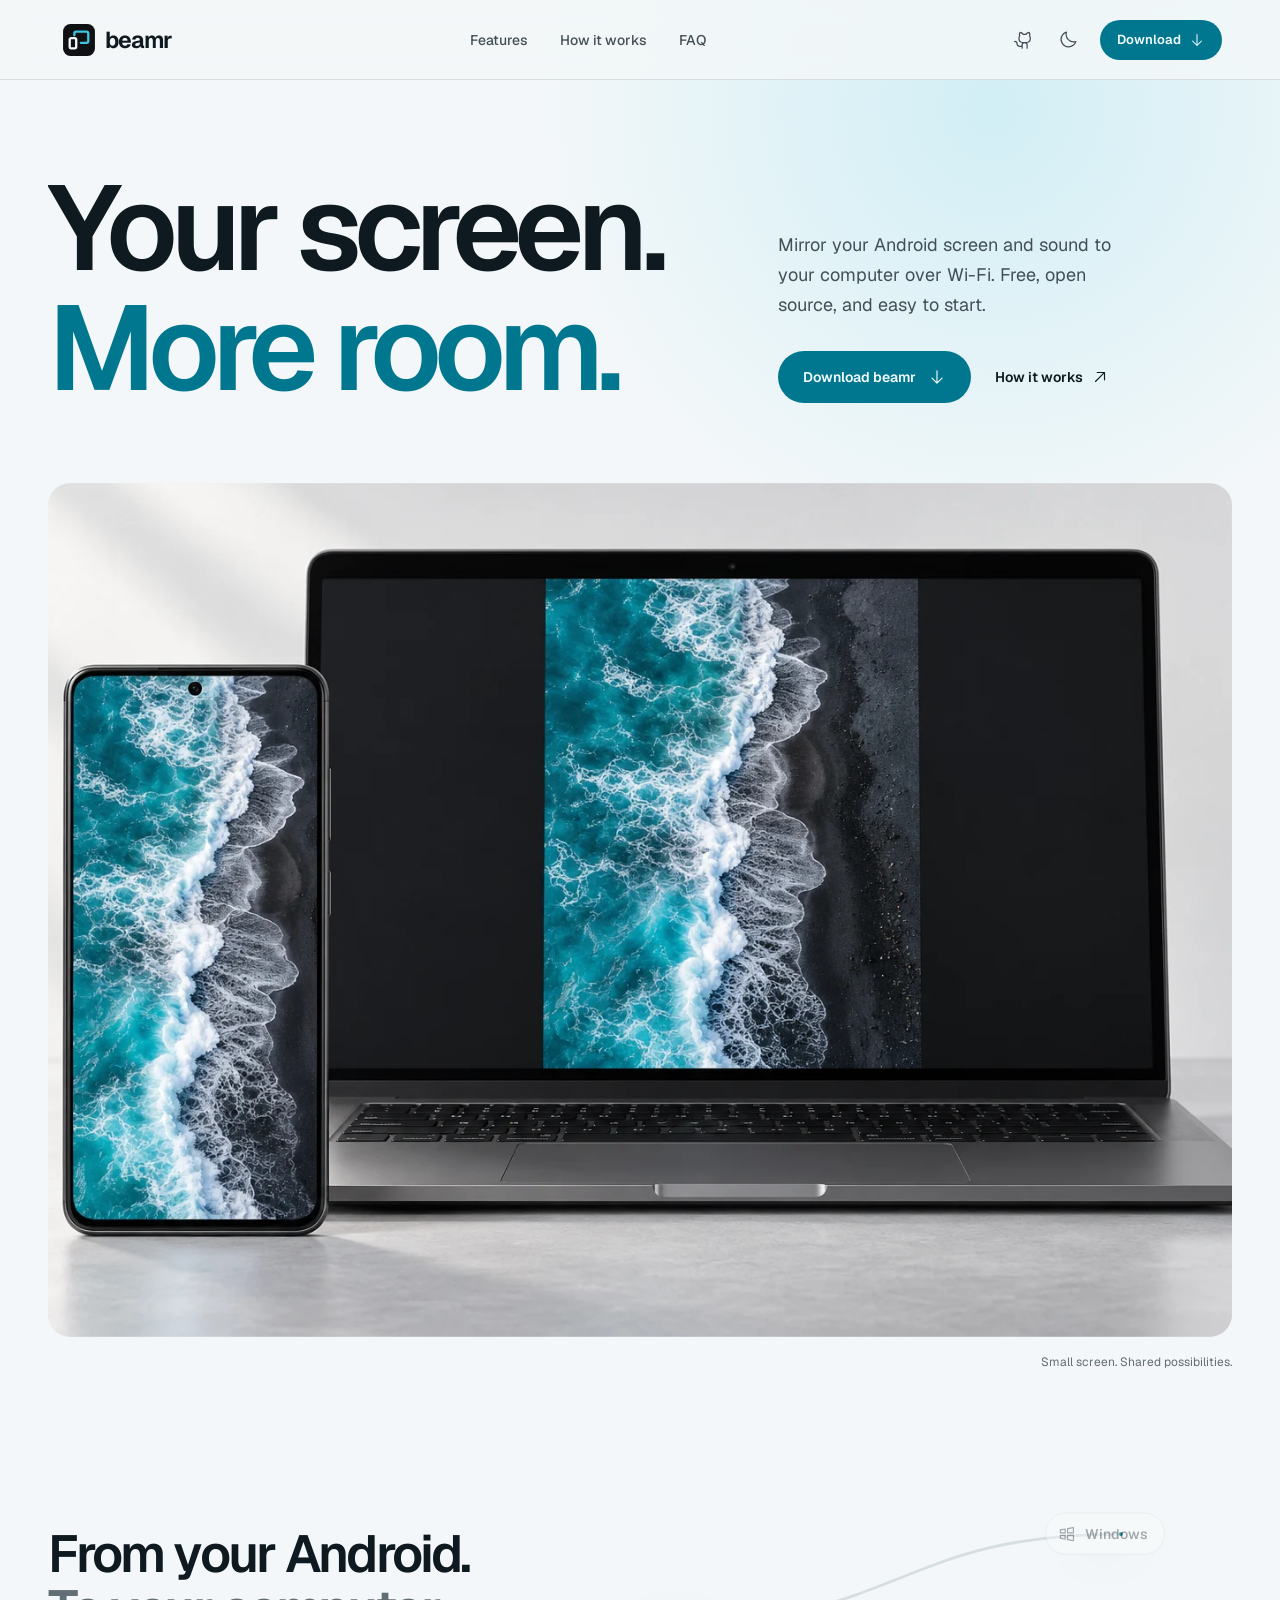
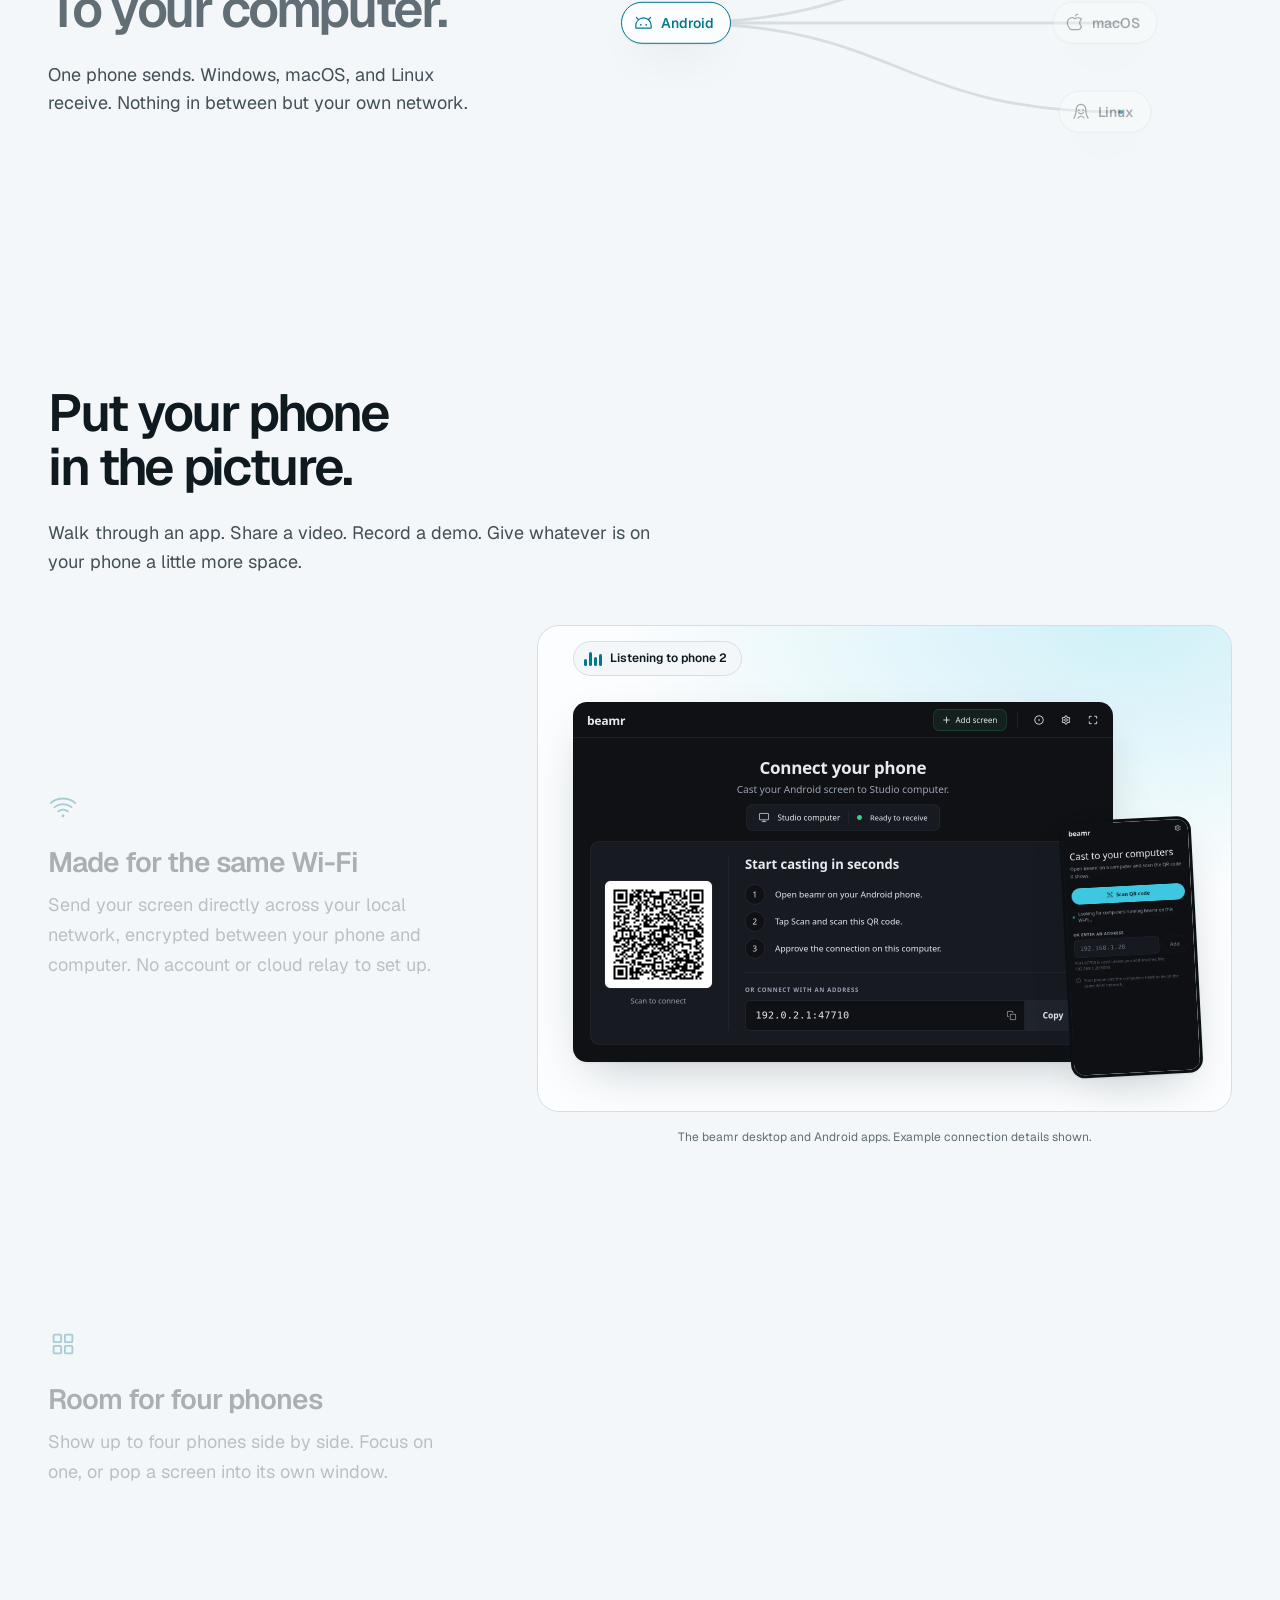
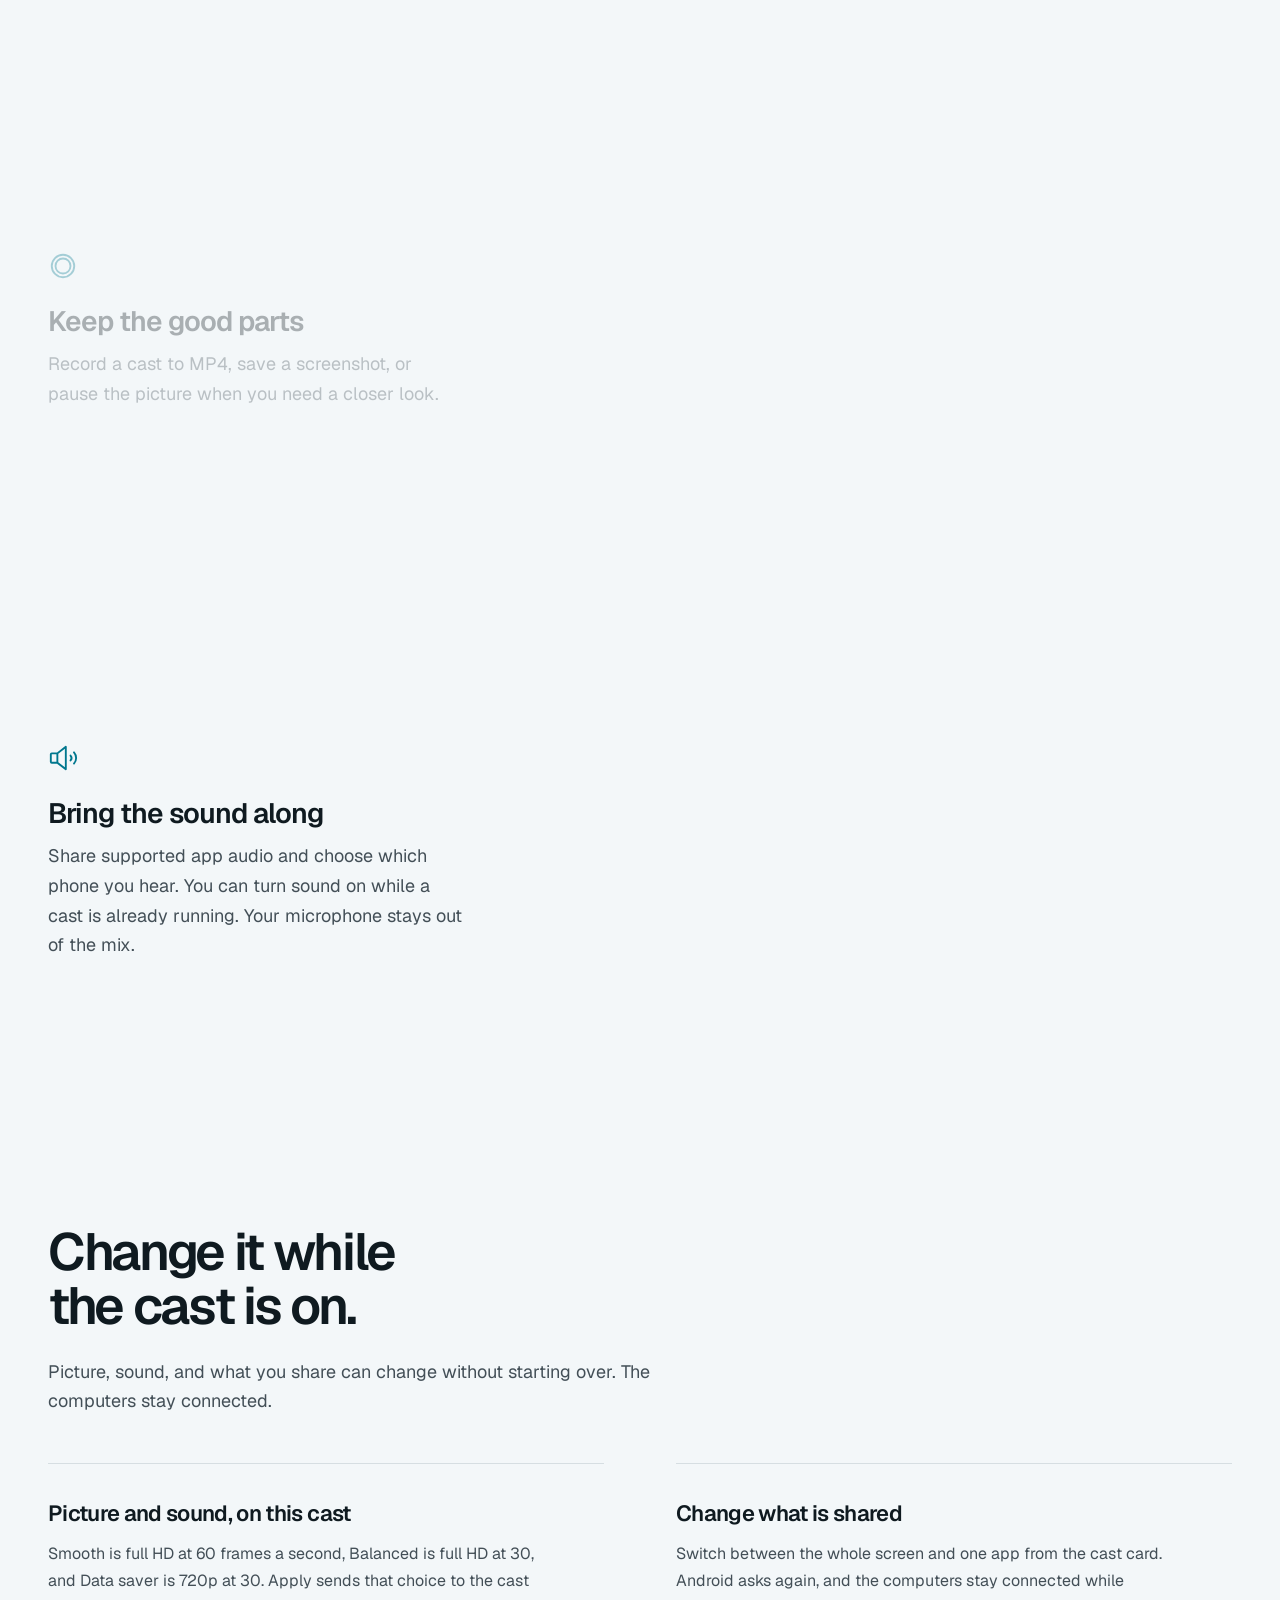
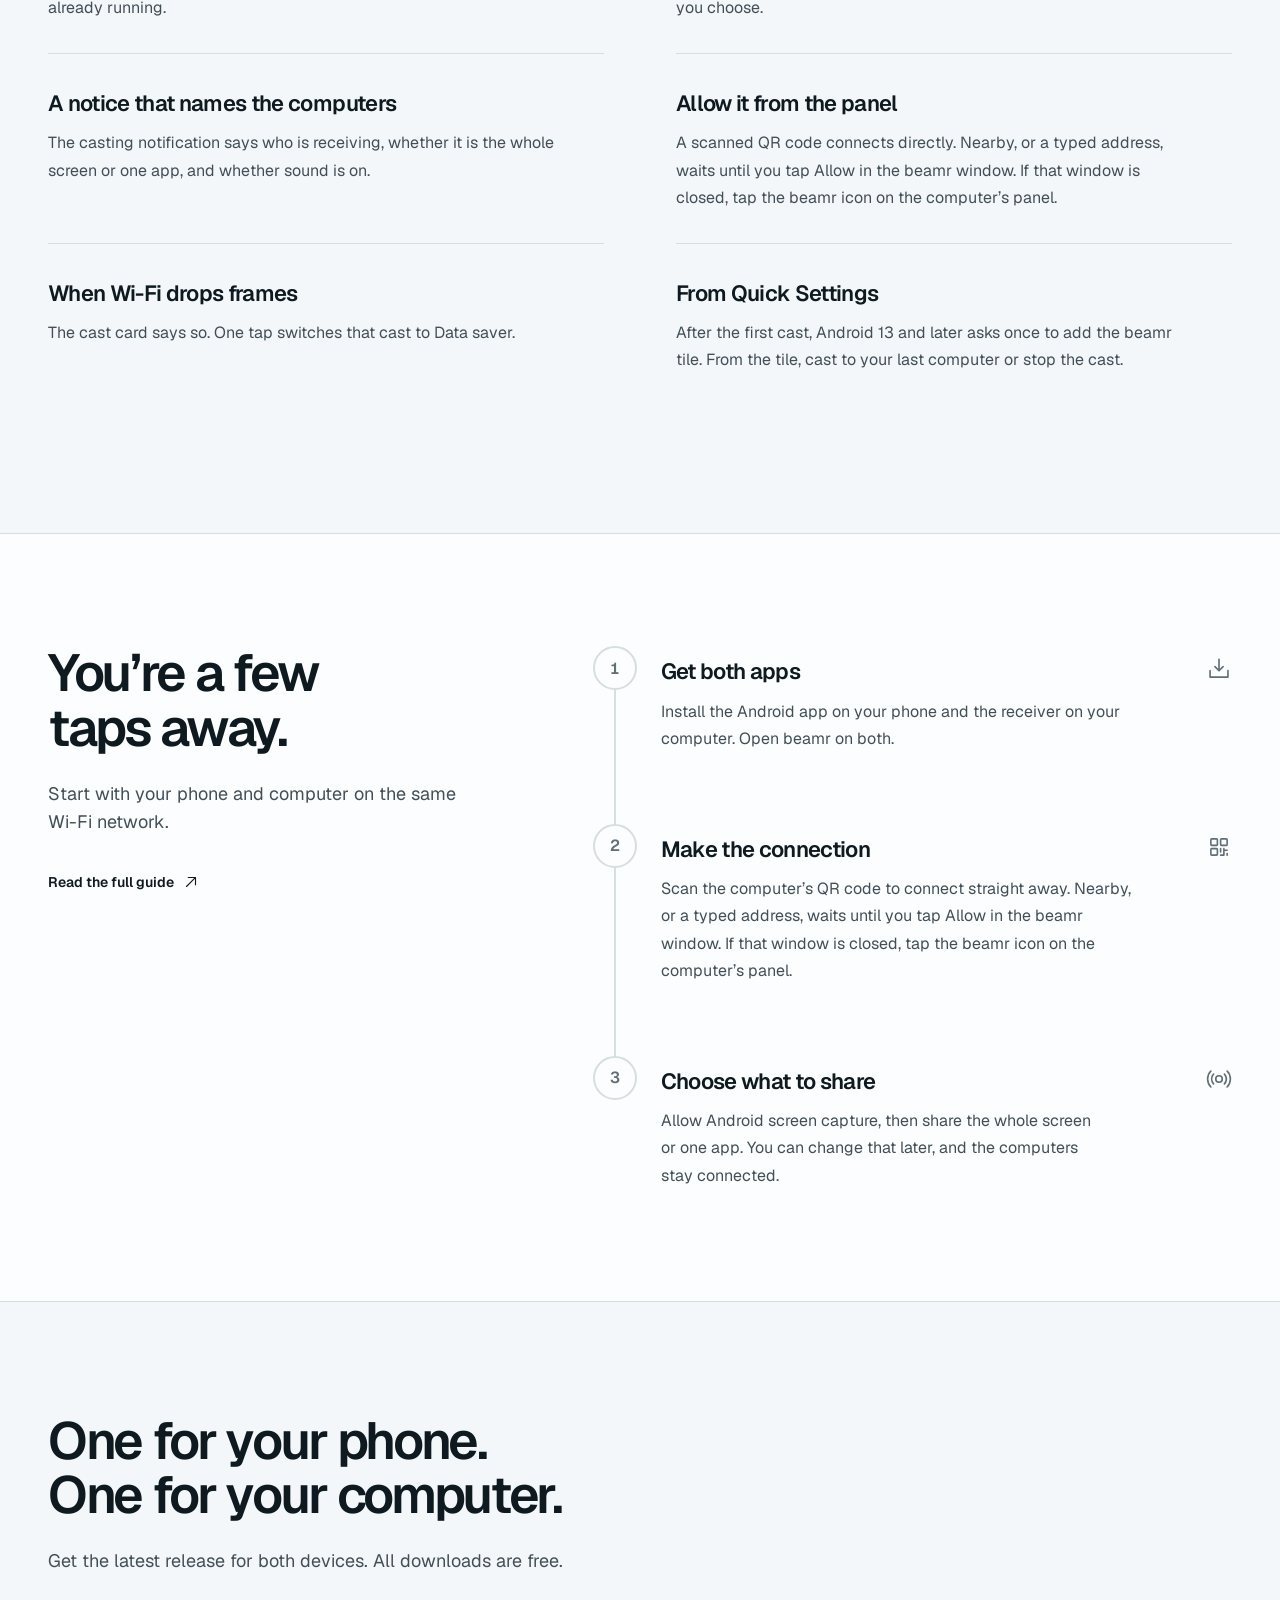
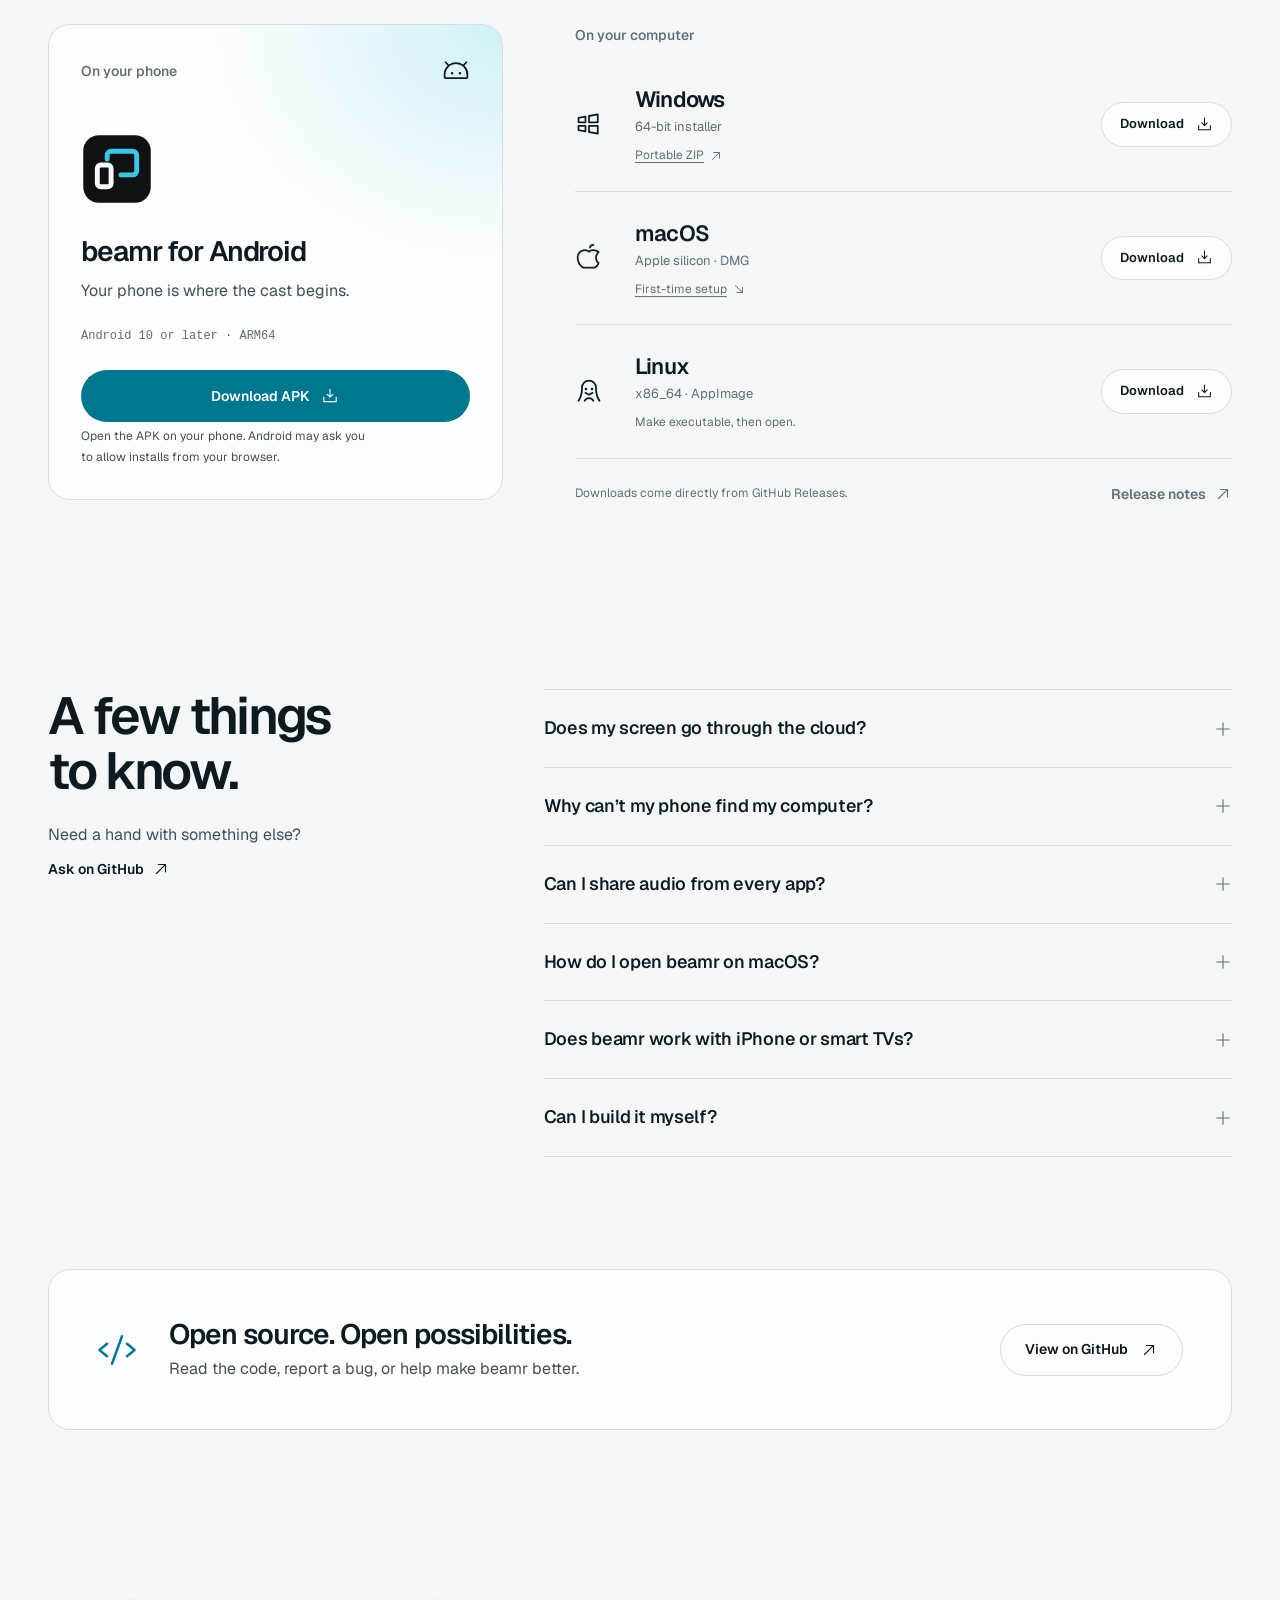
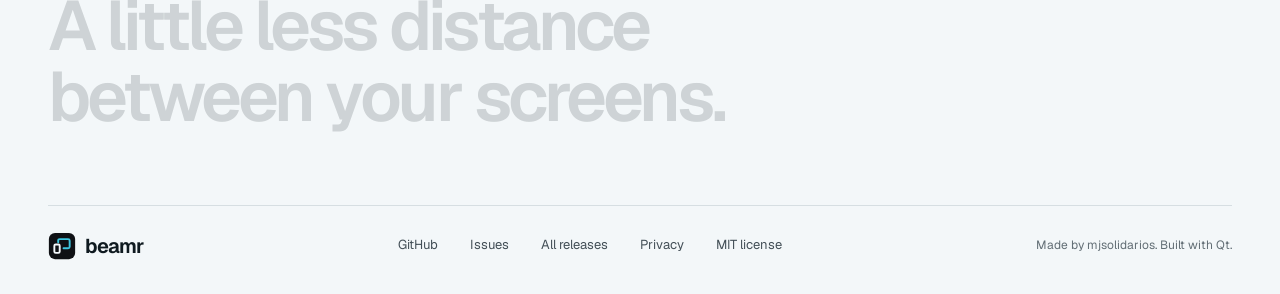
<file: site/index.html>
<!doctype html>
<html lang="en">
<head>
  <meta charset="utf-8">
  <meta name="viewport" content="width=device-width, initial-scale=1">
  <meta name="theme-color" content="#f3f6f8">
  <meta name="description" content="Cast your Android screen and sound to Windows, macOS, or Linux over Wi-Fi. beamr is a free, open-source screen sharing app with recording and multi-screen support.">
  <title>beamr | Your screen. More room.</title>
  <meta name="robots" content="index, follow, max-image-preview:large">
  <meta name="author" content="mjsolidarios">
  <link rel="canonical" href="https://mjsolidarios.github.io/beamr/">
  <!-- Social previews. The card is a JPEG because not every network shows WebP. -->
  <meta property="og:type" content="website">
  <meta property="og:site_name" content="beamr">
  <meta property="og:locale" content="en_US">
  <meta property="og:title" content="beamr | Your screen. More room.">
  <meta property="og:description" content="Your Android screen and sound, on your computer. Free, open-source screen casting over Wi-Fi.">
  <meta property="og:url" content="https://mjsolidarios.github.io/beamr/">
  <meta property="og:image" content="https://mjsolidarios.github.io/beamr/assets/social-card.jpg">
  <meta property="og:image:secure_url" content="https://mjsolidarios.github.io/beamr/assets/social-card.jpg">
  <meta property="og:image:type" content="image/jpeg">
  <meta property="og:image:width" content="1200">
  <meta property="og:image:height" content="630">
  <meta property="og:image:alt" content="beamr: Your screen. More room. A phone and laptop showing the same ocean scene.">
  <meta name="twitter:card" content="summary_large_image">
  <meta name="twitter:title" content="beamr | Your screen. More room.">
  <meta name="twitter:description" content="Your Android screen and sound, on your computer. Free, open-source screen casting over Wi-Fi.">
  <meta name="twitter:image" content="https://mjsolidarios.github.io/beamr/assets/social-card.jpg">
  <meta name="twitter:image:alt" content="beamr: Your screen. More room. A phone and laptop showing the same ocean scene.">
  <script type="application/ld+json">
  {
    "@context": "https://schema.org",
    "@type": "SoftwareApplication",
    "name": "beamr",
    "description": "Free, open-source app that casts an Android phone's screen and sound to Windows, macOS or Linux computers over Wi-Fi.",
    "url": "https://mjsolidarios.github.io/beamr/",
    "image": "https://mjsolidarios.github.io/beamr/assets/social-card.jpg",
    "applicationCategory": "UtilitiesApplication",
    "operatingSystem": "Android 10+, Windows, macOS, Linux",
    "license": "https://github.com/mjsolidarios/beamr/blob/main/LICENSE",
    "codeRepository": "https://github.com/mjsolidarios/beamr",
    "downloadUrl": "https://github.com/mjsolidarios/beamr/releases/latest",
    "offers": { "@type": "Offer", "price": "0", "priceCurrency": "USD" },
    "author": { "@type": "Person", "name": "mjsolidarios", "url": "https://github.com/mjsolidarios" }
  }
  </script>
  <link rel="icon" href="./assets/beamr-icon.svg" type="image/svg+xml">
  <link rel="apple-touch-icon" href="./assets/beamr-icon.png">
  <link rel="preload" href="./assets/geist-latin.woff2" as="font" type="font/woff2" crossorigin>
  <script>
    (() => {
      const root = document.documentElement;
      try {
        const saved = localStorage.getItem('beamr-theme');
        if (saved === 'light' || saved === 'dark') root.dataset.theme = saved;
      } catch {}
      // Scroll motion hides a few hero elements until GSAP takes over. If the
      // scripts never arrive, show everything rather than leave a blank hero.
      if (matchMedia('(prefers-reduced-motion: no-preference)').matches) {
        root.classList.add('motion');
        setTimeout(() => { if (!root.classList.contains('motion-ready')) root.classList.remove('motion'); }, 2500);
      }
    })();
  </script>
  <link rel="stylesheet" href="./styles.css">
  <script src="./assets/vendor/gsap.min.js" defer></script>
  <script src="./assets/vendor/ScrollTrigger.min.js" defer></script>
  <script src="./app.js" defer></script>
</head>
<body>
  <a class="skip-link" href="#main">Skip to content</a>
  <header class="nav">
    <div class="nav__inner">
      <a class="brand" href="./" aria-label="beamr home"><img src="./assets/beamr-icon.svg" width="34" height="34" alt=""><span>beamr</span></a>
      <nav class="nav__links" aria-label="Main navigation">
        <a href="#features">Features</a>
        <a href="#how-it-works">How it works</a>
        <a href="#faq">FAQ</a>
      </nav>
      <div class="nav__actions">
        <a class="icon-button" href="https://github.com/mjsolidarios/beamr" aria-label="beamr on GitHub"><svg class="icon" aria-hidden="true"><use href="./assets/icons.svg#github-logo"/></svg></a>
        <button class="theme-toggle icon-button" type="button" aria-label="Switch to dark theme" hidden><svg class="icon theme-moon" aria-hidden="true"><use href="./assets/icons.svg#moon"/></svg><svg class="icon theme-sun" aria-hidden="true"><use href="./assets/icons.svg#sun"/></svg></button>
        <a class="button button-small" href="#downloads">Download<svg class="icon" aria-hidden="true"><use href="./assets/icons.svg#arrow-down"/></svg></a>
      </div>
    </div>
  </header>

  <main id="main">
    <section class="hero" aria-labelledby="hero-title">
      <div class="container hero-head">
        <h1 id="hero-title"><span class="line"><span data-intro>Your screen.</span></span><span class="line"><span class="accent-word" data-intro>More room.</span></span></h1>
        <div class="hero-side" data-intro>
          <p class="lede">Mirror your Android screen and sound to your computer over Wi-Fi. Free, open source, and easy to start.</p>
          <div class="hero-actions">
            <a class="button" href="#downloads">Download beamr<svg class="icon" aria-hidden="true"><use href="./assets/icons.svg#arrow-down"/></svg></a>
            <a class="text-link" href="#how-it-works">How it works<svg class="icon" aria-hidden="true"><use href="./assets/icons.svg#arrow-up-right"/></svg></a>
          </div>
        </div>
      </div>
      <figure class="hero-stage" data-intro>
        <div class="hero-frame">
          <img class="hero-image" src="./assets/devices-1536.webp" srcset="./assets/devices-768.webp 768w, ./assets/devices-1536.webp 1536w" sizes="100vw" width="1536" height="1024" fetchpriority="high" alt="A phone and laptop showing the same turquoise ocean waves, illustrating screen sharing">
        </div>
        <figcaption class="container">Small screen. Shared possibilities.</figcaption>
      </figure>
    </section>

    <section class="route container" aria-labelledby="route-title">
      <div class="route-copy">
        <h2 id="route-title">From your Android.<br><span class="muted">To your computer.</span></h2>
        <p>One phone sends. Windows, macOS, and Linux receive. Nothing in between but your own network.</p>
      </div>
      <div class="route-map" role="img" aria-label="An Android phone sending to Windows, macOS, and Linux computers">
        <svg class="route-lines" viewBox="0 0 240 100" aria-hidden="true">
          <path class="route-track" d="M40 50 C 120 50, 120 18, 200 18"/>
          <path class="route-track" d="M40 50 L 200 50"/>
          <path class="route-track" d="M40 50 C 120 50, 120 82, 200 82"/>
          <path class="route-beam" pathLength="1" d="M40 50 C 120 50, 120 18, 200 18"/>
          <path class="route-beam" pathLength="1" d="M40 50 L 200 50"/>
          <path class="route-beam" pathLength="1" d="M40 50 C 120 50, 120 82, 200 82"/>
        </svg>
        <span class="route-node route-source" style="--x: 16.67%; --y: 50%"><svg class="icon" aria-hidden="true"><use href="./assets/icons.svg#android-logo"/></svg>Android</span>
        <span class="route-node route-target" style="--x: 83.33%; --y: 18%"><svg class="icon" aria-hidden="true"><use href="./assets/icons.svg#windows-logo"/></svg>Windows</span>
        <span class="route-node route-target" style="--x: 83.33%; --y: 50%"><svg class="icon" aria-hidden="true"><use href="./assets/icons.svg#apple-logo"/></svg>macOS</span>
        <span class="route-node route-target" style="--x: 83.33%; --y: 82%"><svg class="icon" aria-hidden="true"><use href="./assets/icons.svg#linux-logo"/></svg>Linux</span>
      </div>
    </section>

    <section class="stack" id="features" aria-labelledby="features-title">
      <div class="container">
        <div class="section-head" data-reveal>
          <h2 id="features-title">Put your phone in the picture.</h2>
          <p>Walk through an app. Share a video. Record a demo. Give whatever is on your phone a little more space.</p>
        </div>
        <div class="stack-body">
          <ol class="stack-list">
            <li class="feature is-active" data-feature="wifi">
              <svg class="feature-icon" aria-hidden="true"><use href="./assets/icons.svg#wifi-high"/></svg>
              <h3>Made for the same Wi-Fi</h3>
              <p>Send your screen directly across your local network, encrypted between your phone and computer. No account or cloud relay to set up.</p>
            </li>
            <li class="feature" data-feature="grid">
              <svg class="feature-icon" aria-hidden="true"><use href="./assets/icons.svg#squares-four"/></svg>
              <h3>Room for four phones</h3>
              <p>Show up to four phones side by side. Focus on one, or pop a screen into its own window.</p>
            </li>
            <li class="feature" data-feature="record">
              <svg class="feature-icon" aria-hidden="true"><use href="./assets/icons.svg#record"/></svg>
              <h3>Keep the good parts</h3>
              <p>Record a cast to MP4, save a screenshot, or pause the picture when you need a closer look.</p>
            </li>
            <li class="feature" data-feature="sound">
              <svg class="feature-icon" aria-hidden="true"><use href="./assets/icons.svg#speaker-high"/></svg>
              <h3>Bring the sound along</h3>
              <p>Share supported app audio and choose which phone you hear. You can turn sound on while a cast is already running. Your microphone stays out of the mix.</p>
            </li>
          </ol>
          <figure class="stage-wrap">
            <div class="stage" data-state="wifi">
              <div class="stage-screens">
                <img class="stage-desk" src="./assets/desktop.webp" width="1080" height="720" loading="lazy" alt="beamr desktop receiver with a QR code and instructions to connect an Android phone">
                <div class="stage-grid" aria-hidden="true">
                  <img src="./assets/android.webp" width="400" height="800" loading="lazy" alt="">
                  <span></span><span></span><span></span>
                </div>
              </div>
              <img class="stage-phone" src="./assets/android.webp" width="400" height="800" loading="lazy" alt="beamr Android app with Scan QR code, Enter address, and Nearby connection options">
              <svg class="stage-beam" viewBox="0 0 100 60" preserveAspectRatio="none" aria-hidden="true"><path pathLength="1" d="M86 44 C 78 18, 62 12, 48 22"/></svg>
              <span class="chip chip-wifi" aria-hidden="true"><svg class="icon" aria-hidden="true"><use href="./assets/icons.svg#wifi-high"/></svg>Local network only</span>
              <span class="chip chip-grid" aria-hidden="true"><svg class="icon" aria-hidden="true"><use href="./assets/icons.svg#squares-four"/></svg>4 screens</span>
              <span class="chip chip-record" aria-hidden="true"><i class="rec-dot"></i>REC · MP4</span>
              <span class="chip chip-sound" aria-hidden="true"><i class="bars"><i></i><i></i><i></i><i></i></i>Listening to phone 2</span>
            </div>
            <figcaption>The beamr desktop and Android apps. Example connection details shown.</figcaption>
          </figure>
        </div>
      </div>
    </section>

    <section class="live container" aria-labelledby="live-title">
      <div class="section-head" data-reveal>
        <h2 id="live-title">Change it while the cast is on.</h2>
        <p>Picture, sound, and what you share can change without starting over. The computers stay connected.</p>
      </div>
      <ul class="live-list">
        <li data-reveal>
          <h3>Picture and sound, on this cast</h3>
          <p>Smooth is full HD at 60 frames a second, Balanced is full HD at 30, and Data saver is 720p at 30. Apply sends that choice to the cast already running.</p>
        </li>
        <li data-reveal>
          <h3>Change what is shared</h3>
          <p>Switch between the whole screen and one app from the cast card. Android asks again, and the computers stay connected while you choose.</p>
        </li>
        <li data-reveal>
          <h3>A notice that names the computers</h3>
          <p>The casting notification says who is receiving, whether it is the whole screen or one app, and whether sound is on.</p>
        </li>
        <li data-reveal>
          <h3>Allow it from the panel</h3>
          <p>A scanned QR code connects directly. Nearby, or a typed address, waits until you tap Allow in the beamr window. If that window is closed, tap the beamr icon on the computer’s panel.</p>
        </li>
        <li data-reveal>
          <h3>When Wi-Fi drops frames</h3>
          <p>The cast card says so. One tap switches that cast to Data saver.</p>
        </li>
        <li data-reveal>
          <h3>From Quick Settings</h3>
          <p>After the first cast, Android 13 and later asks once to add the beamr tile. From the tile, cast to your last computer or stop the cast.</p>
        </li>
      </ul>
    </section>

    <section class="setup" id="how-it-works" aria-labelledby="setup-title">
      <div class="container setup-grid">
        <div class="setup-head">
          <h2 id="setup-title">You’re a few taps away.</h2>
          <p>Start with your phone and computer on the same Wi-Fi network.</p>
          <a class="text-link" href="https://github.com/mjsolidarios/beamr#how-it-works">Read the full guide<svg class="icon" aria-hidden="true"><use href="./assets/icons.svg#arrow-up-right"/></svg></a>
        </div>
        <ol class="steps">
          <li class="rail" aria-hidden="true"><span class="rail-fill"></span></li>
          <li class="step"><span class="step-dot" aria-hidden="true">1</span><div><h3>Get both apps</h3><p>Install the Android app on your phone and the receiver on your computer. Open beamr on both.</p></div><svg class="step-icon" aria-hidden="true"><use href="./assets/icons.svg#download-simple"/></svg></li>
          <li class="step"><span class="step-dot" aria-hidden="true">2</span><div><h3>Make the connection</h3><p>Scan the computer’s QR code to connect straight away. Nearby, or a typed address, waits until you tap Allow in the beamr window. If that window is closed, tap the beamr icon on the computer’s panel.</p></div><svg class="step-icon" aria-hidden="true"><use href="./assets/icons.svg#qr-code"/></svg></li>
          <li class="step"><span class="step-dot" aria-hidden="true">3</span><div><h3>Choose what to share</h3><p>Allow Android screen capture, then share the whole screen or one app. You can change that later, and the computers stay connected.</p></div><svg class="step-icon" aria-hidden="true"><use href="./assets/icons.svg#broadcast"/></svg></li>
        </ol>
      </div>
    </section>

    <section class="downloads container" id="downloads" aria-labelledby="downloads-title">
      <div class="section-head" data-reveal>
        <h2 id="downloads-title">One for your phone. One for your computer.</h2>
        <p>Get the latest release for both devices. All downloads are free.</p>
      </div>
      <div class="download-layout">
        <article class="android-download" data-reveal>
          <div class="download-card-heading"><span class="device-label">On your phone</span><svg class="platform-icon" aria-hidden="true"><use href="./assets/icons.svg#android-logo"/></svg></div>
          <img class="android-mark" src="./assets/beamr-icon.svg" width="72" height="72" alt="" loading="lazy">
          <h3>beamr for Android</h3>
          <p>Your phone is where the cast begins.</p>
          <span class="download-meta">Android 10 or later · ARM64</span>
          <a class="button button-wide" href="https://github.com/mjsolidarios/beamr/releases/latest/download/beamr-android-arm64.apk">Download APK<svg class="icon" aria-hidden="true"><use href="./assets/icons.svg#download-simple"/></svg></a>
          <p class="install-note">Open the APK on your phone. Android may ask you to allow installs from your browser.</p>
        </article>
        <div class="desktop-downloads">
          <h3 class="device-label">On your computer</h3>
          <article class="download-row" data-reveal>
            <svg class="platform-icon" aria-hidden="true"><use href="./assets/icons.svg#windows-logo"/></svg>
            <div class="download-copy"><h4>Windows</h4><p>64-bit installer</p><a class="alternative" href="https://github.com/mjsolidarios/beamr/releases/latest/download/beamr-receiver-windows-x64.zip">Portable ZIP<svg class="icon" aria-hidden="true"><use href="./assets/icons.svg#arrow-up-right"/></svg></a></div>
            <a class="download-button" href="https://github.com/mjsolidarios/beamr/releases/latest/download/beamr-receiver-windows-x64-setup.exe" aria-label="Download Windows installer"><span>Download</span><svg class="icon" aria-hidden="true"><use href="./assets/icons.svg#download-simple"/></svg></a>
          </article>
          <article class="download-row" data-reveal>
            <svg class="platform-icon" aria-hidden="true"><use href="./assets/icons.svg#apple-logo"/></svg>
            <div class="download-copy"><h4>macOS</h4><p>Apple silicon · DMG</p><a class="alternative" href="#macos-help">First-time setup<svg class="icon" aria-hidden="true"><use href="./assets/icons.svg#arrow-down-right"/></svg></a></div>
            <a class="download-button" href="https://github.com/mjsolidarios/beamr/releases/latest/download/beamr-receiver-macos-arm64.dmg" aria-label="Download macOS disk image"><span>Download</span><svg class="icon" aria-hidden="true"><use href="./assets/icons.svg#download-simple"/></svg></a>
          </article>
          <article class="download-row" data-reveal>
            <svg class="platform-icon" aria-hidden="true"><use href="./assets/icons.svg#linux-logo"/></svg>
            <div class="download-copy"><h4>Linux</h4><p>x86_64 · AppImage</p><span class="row-note">Make executable, then open.</span></div>
            <a class="download-button" href="https://github.com/mjsolidarios/beamr/releases/latest/download/beamr-receiver-linux-x86_64.AppImage" aria-label="Download Linux AppImage"><span>Download</span><svg class="icon" aria-hidden="true"><use href="./assets/icons.svg#download-simple"/></svg></a>
          </article>
          <div class="download-footer"><span>Downloads come directly from GitHub Releases.</span><a class="text-link" href="https://github.com/mjsolidarios/beamr/releases/latest">Release notes<svg class="icon" aria-hidden="true"><use href="./assets/icons.svg#arrow-up-right"/></svg></a></div>
        </div>
      </div>
    </section>

    <section class="faq container" id="faq" aria-labelledby="faq-title">
      <div class="faq-heading">
        <h2 id="faq-title">A few things to know.</h2>
        <p>Need a hand with something else?</p>
        <a class="text-link" href="https://github.com/mjsolidarios/beamr/issues">Ask on GitHub<svg class="icon" aria-hidden="true"><use href="./assets/icons.svg#arrow-up-right"/></svg></a>
      </div>
      <div class="questions">
        <details><summary>Does my screen go through the cloud?<svg class="icon" aria-hidden="true"><use href="./assets/icons.svg#plus"/></svg></summary><p>No. Screen and audio go directly from your phone to the computer on your local network, encrypted with TLS. Scanning the computer’s QR code checks its certificate. beamr has no account and no cloud relay. The <a href="./privacy.html">privacy policy</a> describes what stays on your devices.</p></details>
        <details><summary>Why can’t my phone find my computer?<svg class="icon" aria-hidden="true"><use href="./assets/icons.svg#plus"/></svg></summary><p>Check that both devices are on the same Wi-Fi and your firewall allows beamr. Guest networks may prevent devices from connecting to each other. You can also scan the QR code or enter the address shown on the computer.</p></details>
        <details><summary>Can I share audio from every app?<svg class="icon" aria-hidden="true"><use href="./assets/icons.svg#plus"/></svg></summary><p>Turn Cast sound on before you start, or apply it while a cast is running. If Android declines, Open settings on the cast card takes you there. Coming back with permission starts the audio on that cast. Android only lets beamr capture audio from apps that allow it. Calls and protected audio stay silent, and beamr never captures the microphone.</p></details>
        <details id="macos-help"><summary>How do I open beamr on macOS?<svg class="icon" aria-hidden="true"><use href="./assets/icons.svg#plus"/></svg></summary><p>Open the DMG and copy beamr to Applications. This Apple silicon build is not yet signed. If macOS blocks it, follow <a href="https://support.apple.com/en-us/102445">Apple’s instructions for opening an app from an unidentified developer</a>, after confirming you downloaded it from this repository.</p></details>
        <details><summary>Does beamr work with iPhone or smart TVs?<svg class="icon" aria-hidden="true"><use href="./assets/icons.svg#plus"/></svg></summary><p>beamr currently sends from Android phones to computers running Windows, macOS, or Linux. There’s no iPhone sender or standalone smart TV app. You can connect your computer to a larger display.</p></details>
        <details><summary>Can I build it myself?<svg class="icon" aria-hidden="true"><use href="./assets/icons.svg#plus"/></svg></summary><p>Yes. Both apps are built with Qt 6 and QML. The project is open source under the MIT license, with separately licensed dependencies. Find <a href="https://github.com/mjsolidarios/beamr#building">build instructions</a> and <a href="https://github.com/mjsolidarios/beamr/blob/main/THIRD_PARTY_NOTICES.md">third-party notices</a> in the repository.</p></details>
      </div>
    </section>

    <section class="open-source container" aria-labelledby="source-title" data-reveal>
      <svg class="source-icon" aria-hidden="true"><use href="./assets/icons.svg#code"/></svg>
      <div><h2 id="source-title">Open source. Open possibilities.</h2><p>Read the code, report a bug, or help make beamr better.</p></div>
      <a class="button button-outline" href="https://github.com/mjsolidarios/beamr">View on GitHub<svg class="icon" aria-hidden="true"><use href="./assets/icons.svg#arrow-up-right"/></svg></a>
    </section>
  </main>

  <footer class="footer container">
    <p class="footer-line">A little less distance between your screens.</p>
    <div class="footer-meta">
      <a class="brand" href="./" aria-label="beamr home"><img src="./assets/beamr-icon.svg" width="28" height="28" alt=""><span>beamr</span></a>
      <nav aria-label="Project links"><a href="https://github.com/mjsolidarios/beamr">GitHub</a><a href="https://github.com/mjsolidarios/beamr/issues">Issues</a><a href="https://github.com/mjsolidarios/beamr/releases">All releases</a><a href="./privacy.html">Privacy</a><a href="https://github.com/mjsolidarios/beamr/blob/main/LICENSE">MIT license</a></nav>
      <p class="footer-credit">Made by <a href="https://github.com/mjsolidarios">mjsolidarios</a>. Built with Qt.</p>
    </div>
  </footer>
</body>
</html>
</file>
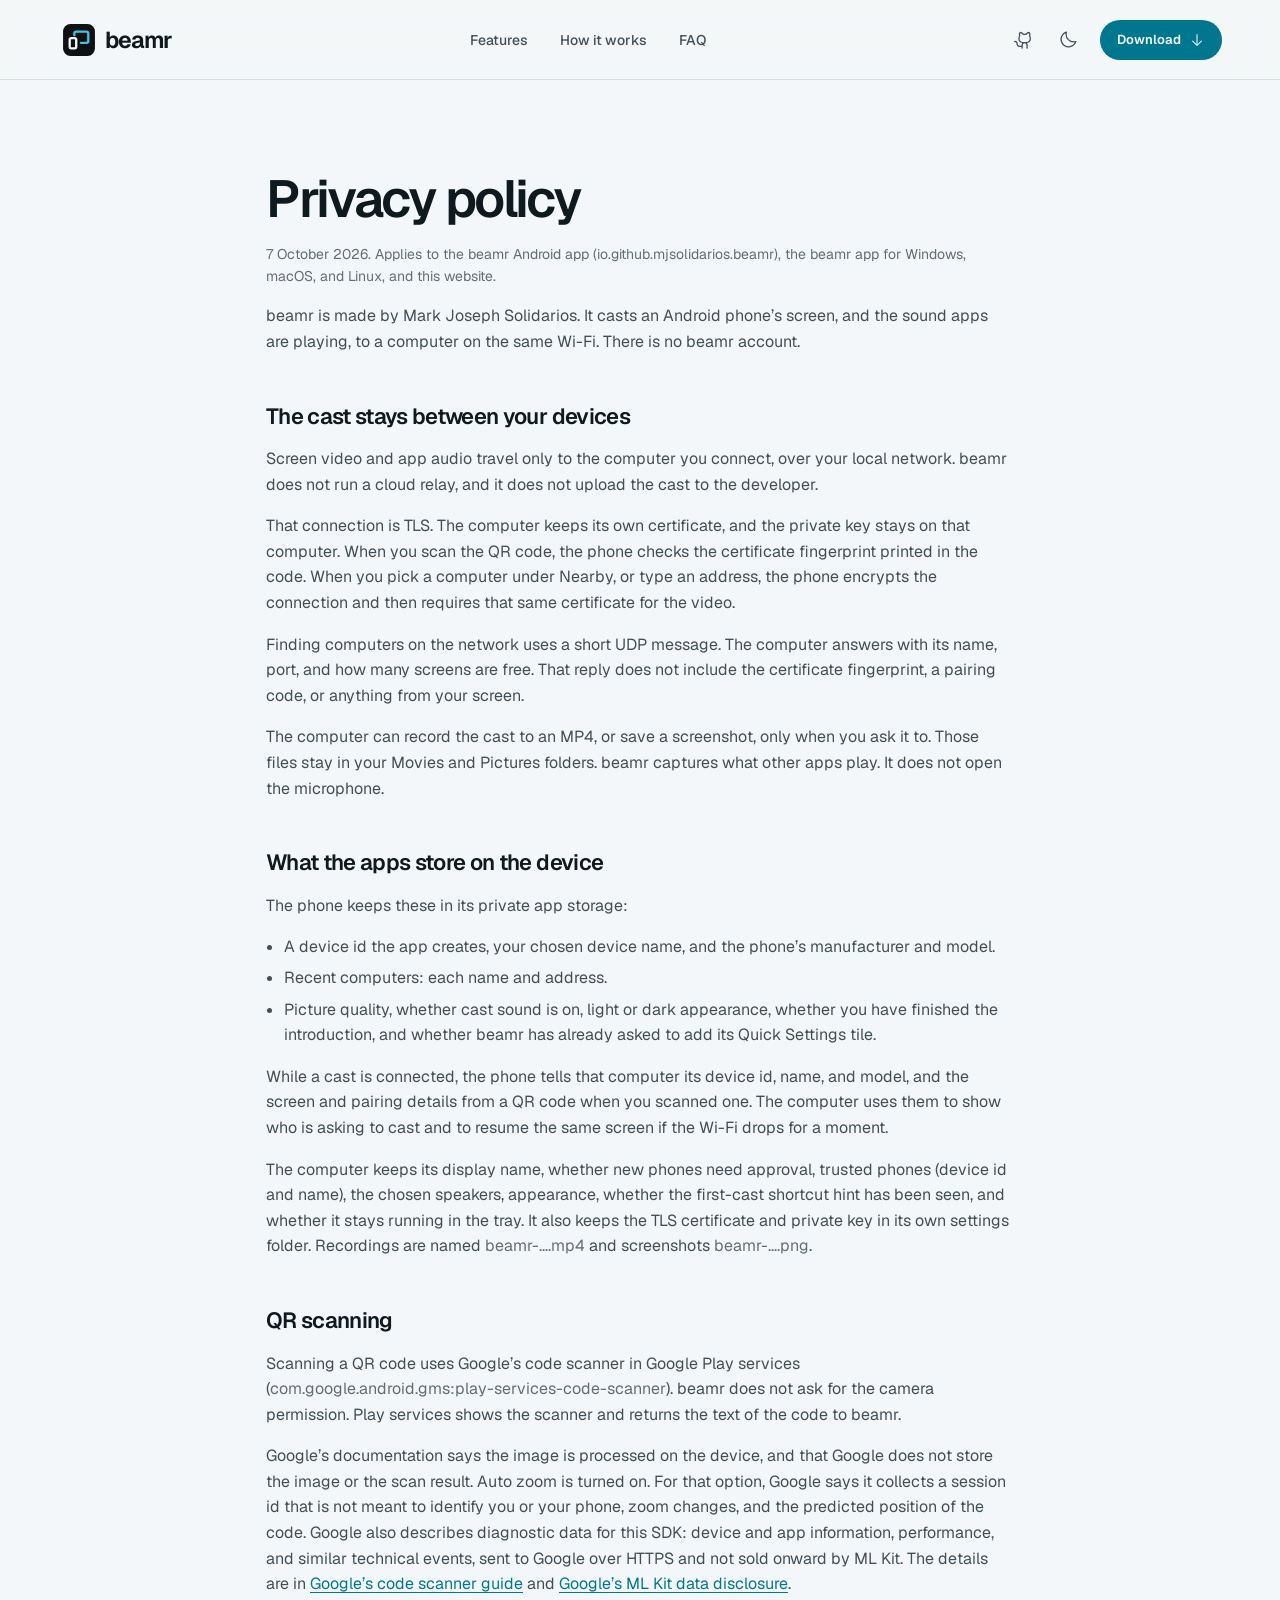
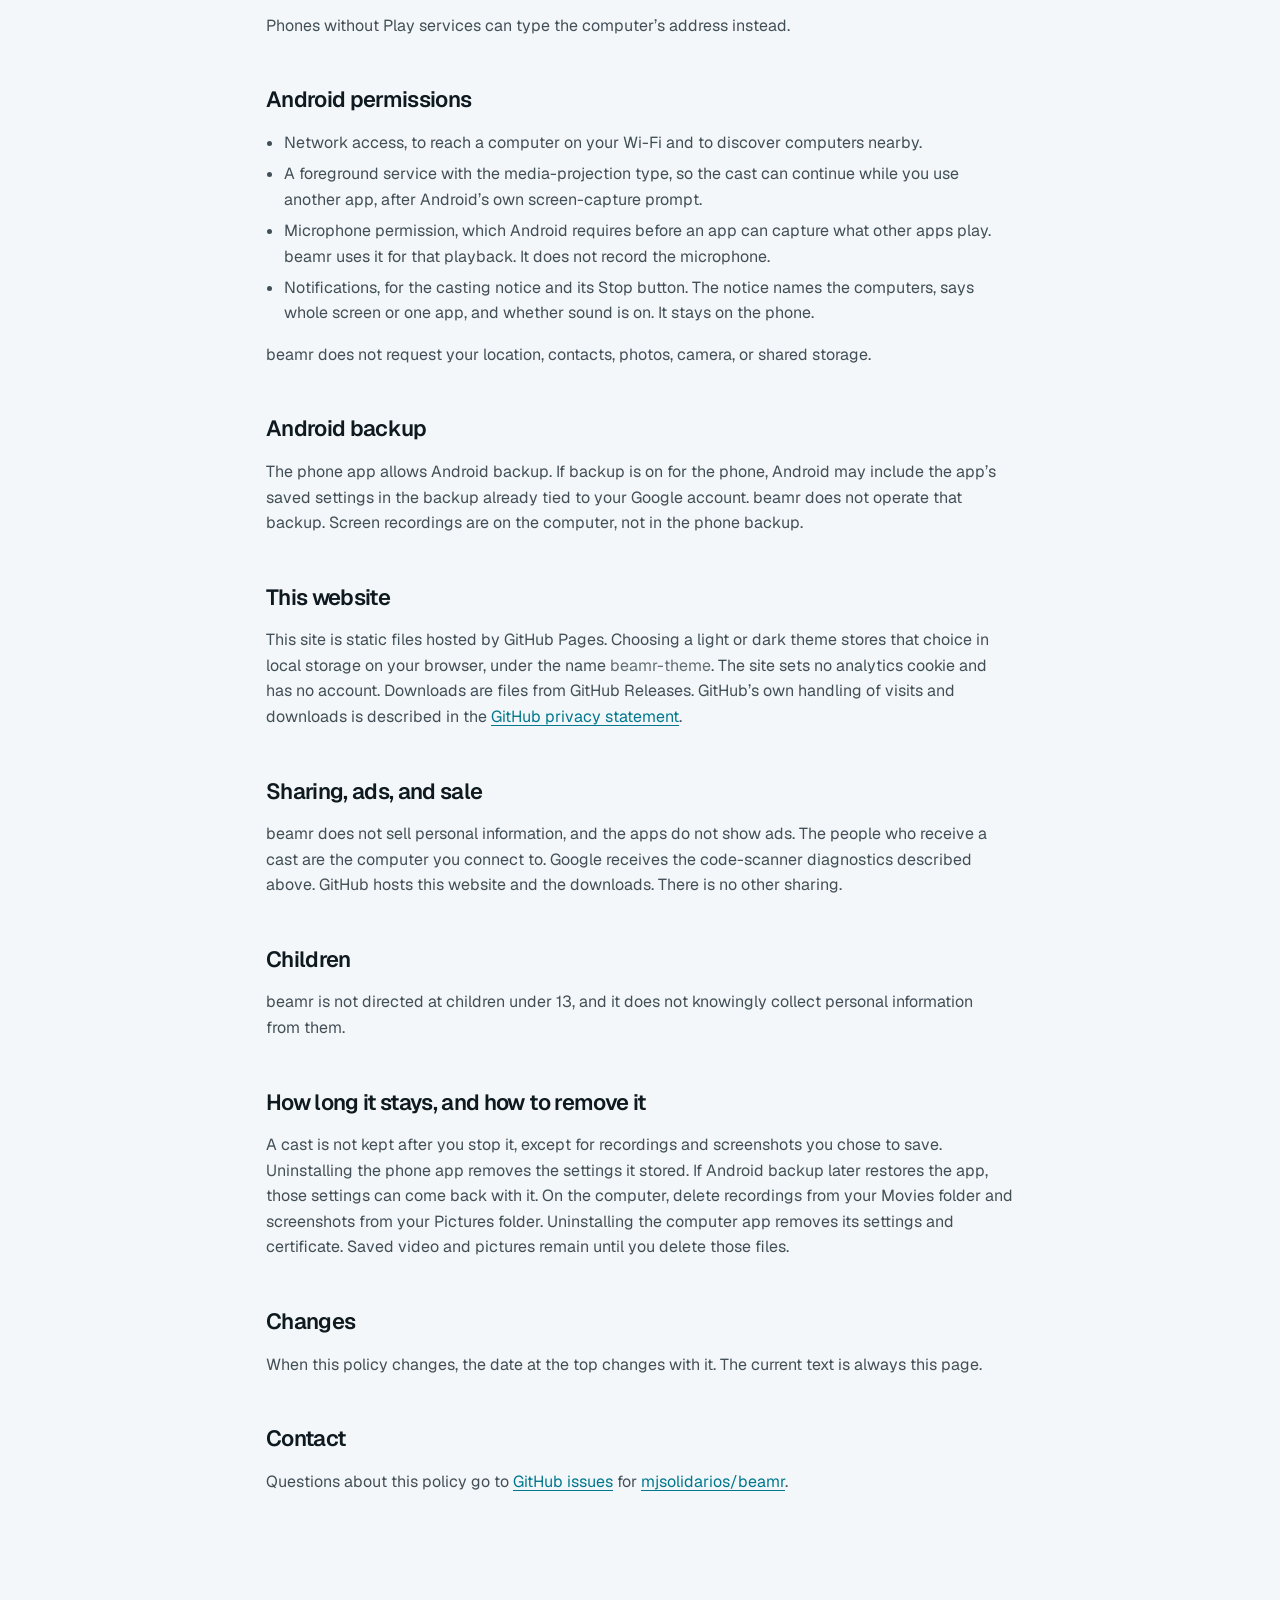
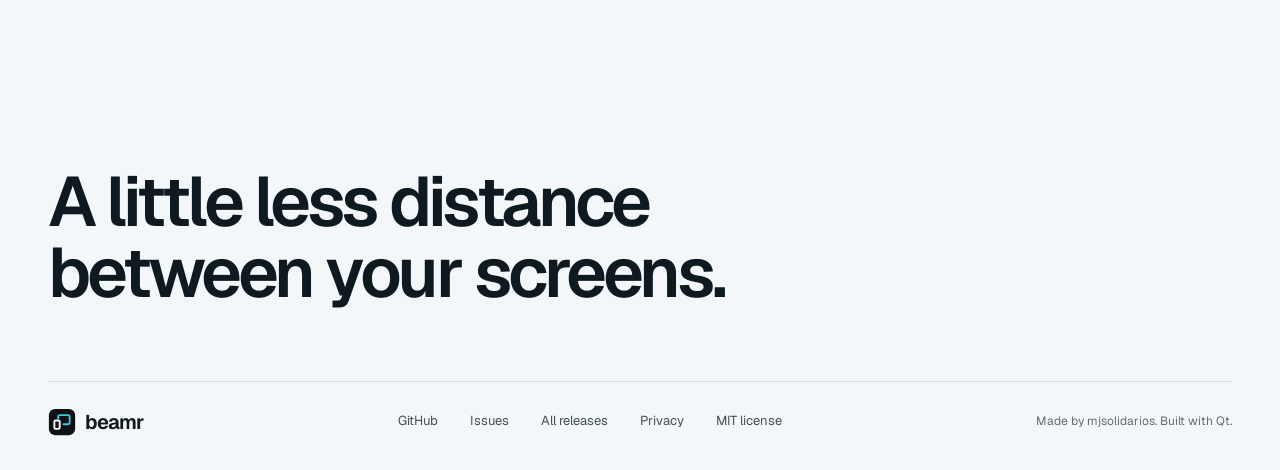
<file: site/privacy.html>
<!doctype html>
<html lang="en">
<head>
  <meta charset="utf-8">
  <meta name="viewport" content="width=device-width, initial-scale=1">
  <meta name="theme-color" content="#f3f6f8">
  <meta name="description" content="Privacy policy for beamr. Screen and sound stay on your local network. beamr has no account and no cloud relay.">
  <title>Privacy policy | beamr</title>
  <meta name="robots" content="index, follow">
  <link rel="canonical" href="https://mjsolidarios.github.io/beamr/privacy.html">
  <link rel="icon" href="./assets/beamr-icon.svg" type="image/svg+xml">
  <link rel="apple-touch-icon" href="./assets/beamr-icon.png">
  <link rel="preload" href="./assets/geist-latin.woff2" as="font" type="font/woff2" crossorigin>
  <script>
    (() => {
      const root = document.documentElement;
      try {
        const saved = localStorage.getItem('beamr-theme');
        if (saved === 'light' || saved === 'dark') root.dataset.theme = saved;
      } catch {}
    })();
  </script>
  <link rel="stylesheet" href="./styles.css">
  <script src="./app.js" defer></script>
</head>
<body>
  <a class="skip-link" href="#main">Skip to content</a>
  <header class="nav">
    <div class="nav__inner">
      <a class="brand" href="./" aria-label="beamr home"><img src="./assets/beamr-icon.svg" width="34" height="34" alt=""><span>beamr</span></a>
      <nav class="nav__links" aria-label="Main navigation">
        <a href="./#features">Features</a>
        <a href="./#how-it-works">How it works</a>
        <a href="./#faq">FAQ</a>
      </nav>
      <div class="nav__actions">
        <a class="icon-button" href="https://github.com/mjsolidarios/beamr" aria-label="beamr on GitHub"><svg class="icon" aria-hidden="true"><use href="./assets/icons.svg#github-logo"/></svg></a>
        <button class="theme-toggle icon-button" type="button" aria-label="Switch to dark theme" hidden><svg class="icon theme-moon" aria-hidden="true"><use href="./assets/icons.svg#moon"/></svg><svg class="icon theme-sun" aria-hidden="true"><use href="./assets/icons.svg#sun"/></svg></button>
        <a class="button button-small" href="./#downloads">Download<svg class="icon" aria-hidden="true"><use href="./assets/icons.svg#arrow-down"/></svg></a>
      </div>
    </div>
  </header>

  <main id="main" class="policy">
    <article class="container policy-wrap">
      <h1>Privacy policy</h1>
      <p class="updated">7 October 2026. Applies to the beamr Android app (<span class="muted">io.github.mjsolidarios.beamr</span>), the beamr app for Windows, macOS, and Linux, and this website.</p>

      <p>beamr is made by Mark Joseph Solidarios. It casts an Android phone’s screen, and the sound apps are playing, to a computer on the same Wi-Fi. There is no beamr account.</p>

      <h2>The cast stays between your devices</h2>
      <p>Screen video and app audio travel only to the computer you connect, over your local network. beamr does not run a cloud relay, and it does not upload the cast to the developer.</p>
      <p>That connection is TLS. The computer keeps its own certificate, and the private key stays on that computer. When you scan the QR code, the phone checks the certificate fingerprint printed in the code. When you pick a computer under Nearby, or type an address, the phone encrypts the connection and then requires that same certificate for the video.</p>
      <p>Finding computers on the network uses a short UDP message. The computer answers with its name, port, and how many screens are free. That reply does not include the certificate fingerprint, a pairing code, or anything from your screen.</p>
      <p>The computer can record the cast to an MP4, or save a screenshot, only when you ask it to. Those files stay in your Movies and Pictures folders. beamr captures what other apps play. It does not open the microphone.</p>

      <h2>What the apps store on the device</h2>
      <p>The phone keeps these in its private app storage:</p>
      <ul>
        <li>A device id the app creates, your chosen device name, and the phone’s manufacturer and model.</li>
        <li>Recent computers: each name and address.</li>
        <li>Picture quality, whether cast sound is on, light or dark appearance, whether you have finished the introduction, and whether beamr has already asked to add its Quick Settings tile.</li>
      </ul>
      <p>While a cast is connected, the phone tells that computer its device id, name, and model, and the screen and pairing details from a QR code when you scanned one. The computer uses them to show who is asking to cast and to resume the same screen if the Wi-Fi drops for a moment.</p>
      <p>The computer keeps its display name, whether new phones need approval, trusted phones (device id and name), the chosen speakers, appearance, whether the first-cast shortcut hint has been seen, and whether it stays running in the tray. It also keeps the TLS certificate and private key in its own settings folder. Recordings are named <span class="muted">beamr-….mp4</span> and screenshots <span class="muted">beamr-….png</span>.</p>

      <h2>QR scanning</h2>
      <p>Scanning a QR code uses Google’s code scanner in Google Play services (<span class="muted">com.google.android.gms:play-services-code-scanner</span>). beamr does not ask for the camera permission. Play services shows the scanner and returns the text of the code to beamr.</p>
      <p>Google’s documentation says the image is processed on the device, and that Google does not store the image or the scan result. Auto zoom is turned on. For that option, Google says it collects a session id that is not meant to identify you or your phone, zoom changes, and the predicted position of the code. Google also describes diagnostic data for this SDK: device and app information, performance, and similar technical events, sent to Google over HTTPS and not sold onward by ML Kit. The details are in <a href="https://developers.google.com/ml-kit/vision/barcode-scanning/code-scanner">Google’s code scanner guide</a> and <a href="https://developers.google.com/ml-kit/android-data-disclosure">Google’s ML Kit data disclosure</a>.</p>
      <p>Phones without Play services can type the computer’s address instead.</p>

      <h2>Android permissions</h2>
      <ul>
        <li>Network access, to reach a computer on your Wi-Fi and to discover computers nearby.</li>
        <li>A foreground service with the media-projection type, so the cast can continue while you use another app, after Android’s own screen-capture prompt.</li>
        <li>Microphone permission, which Android requires before an app can capture what other apps play. beamr uses it for that playback. It does not record the microphone.</li>
        <li>Notifications, for the casting notice and its Stop button. The notice names the computers, says whole screen or one app, and whether sound is on. It stays on the phone.</li>
      </ul>
      <p>beamr does not request your location, contacts, photos, camera, or shared storage.</p>

      <h2>Android backup</h2>
      <p>The phone app allows Android backup. If backup is on for the phone, Android may include the app’s saved settings in the backup already tied to your Google account. beamr does not operate that backup. Screen recordings are on the computer, not in the phone backup.</p>

      <h2>This website</h2>
      <p>This site is static files hosted by GitHub Pages. Choosing a light or dark theme stores that choice in local storage on your browser, under the name <span class="muted">beamr-theme</span>. The site sets no analytics cookie and has no account. Downloads are files from GitHub Releases. GitHub’s own handling of visits and downloads is described in the <a href="https://docs.github.com/en/site-policy/privacy-policies/github-general-privacy-statement">GitHub privacy statement</a>.</p>

      <h2>Sharing, ads, and sale</h2>
      <p>beamr does not sell personal information, and the apps do not show ads. The people who receive a cast are the computer you connect to. Google receives the code-scanner diagnostics described above. GitHub hosts this website and the downloads. There is no other sharing.</p>

      <h2>Children</h2>
      <p>beamr is not directed at children under 13, and it does not knowingly collect personal information from them.</p>

      <h2>How long it stays, and how to remove it</h2>
      <p>A cast is not kept after you stop it, except for recordings and screenshots you chose to save. Uninstalling the phone app removes the settings it stored. If Android backup later restores the app, those settings can come back with it. On the computer, delete recordings from your Movies folder and screenshots from your Pictures folder. Uninstalling the computer app removes its settings and certificate. Saved video and pictures remain until you delete those files.</p>

      <h2>Changes</h2>
      <p>When this policy changes, the date at the top changes with it. The current text is always this page.</p>

      <h2>Contact</h2>
      <p>Questions about this policy go to <a href="https://github.com/mjsolidarios/beamr/issues">GitHub issues</a> for <a href="https://github.com/mjsolidarios/beamr">mjsolidarios/beamr</a>.</p>
    </article>
  </main>

  <footer class="footer container">
    <p class="footer-line">A little less distance between your screens.</p>
    <div class="footer-meta">
      <a class="brand" href="./" aria-label="beamr home"><img src="./assets/beamr-icon.svg" width="28" height="28" alt=""><span>beamr</span></a>
      <nav aria-label="Project links"><a href="https://github.com/mjsolidarios/beamr">GitHub</a><a href="https://github.com/mjsolidarios/beamr/issues">Issues</a><a href="https://github.com/mjsolidarios/beamr/releases">All releases</a><a href="./privacy.html" aria-current="page">Privacy</a><a href="https://github.com/mjsolidarios/beamr/blob/main/LICENSE">MIT license</a></nav>
      <p class="footer-credit">Made by <a href="https://github.com/mjsolidarios">mjsolidarios</a>. Built with Qt.</p>
    </div>
  </footer>
</body>
</html>
</file>
<file: site/styles.css>
/* Hallmark · genre: atmospheric · macrostructure: Feature Stack · theme: custom (vibe: "a cyan beam across a dark room" · paper oklch(15.5% 0.014 235) · accent oklch(78% 0.125 213) cyan · Geist + Geist)
 * axes: dark / geometric-sans / cool · enrichment: real screenshots + Tier-A CSS overlays · nav: N10 floating-on-scroll morph · footer: Ft5 statement
 * motion: GSAP ScrollTrigger (hero widen · route draw · feature sync · setup rail · footer line), all off under prefers-reduced-motion
 */
@font-face { font-family: Geist; src: url('./assets/geist-latin.woff2') format('woff2'); font-style: normal; font-weight: 100 900; font-display: swap; }

/* ---------- Tokens ---------- */
:root {
  color-scheme: light;
  --color-paper: oklch(97.4% 0.005 225);
  --color-paper-2: oklch(99.3% 0.003 225);
  --color-paper-3: oklch(94.2% 0.009 225);
  --color-ink: oklch(21% 0.02 235);
  --color-ink-2: oklch(42% 0.02 235);
  --color-ink-3: oklch(53% 0.018 235);
  --color-rule: oklch(89.5% 0.01 228);
  --color-accent: oklch(52% 0.105 215);
  --color-accent-strong: oklch(45% 0.1 218);
  --color-accent-ink: oklch(98.5% 0.01 215);
  --color-accent-soft: oklch(93.5% 0.035 213);
  --color-bloom: oklch(80% 0.11 213 / 0.22);
  --color-nav: oklch(97.4% 0.005 225 / 0.86);
  --color-pill: oklch(99.3% 0.003 225 / 0.82);
  --color-screen: oklch(17% 0.012 235);
  --color-rec: oklch(63% 0.2 27);
  --color-focus: oklch(55% 0.13 213);
  --shadow-lift: 0 1px 2px oklch(22% 0.03 235 / 0.06), 0 18px 48px -18px oklch(22% 0.03 235 / 0.28);
  --shadow-pill: 0 8px 24px -12px oklch(22% 0.03 235 / 0.3);

  --font-display: Geist, system-ui, sans-serif;
  --font-body: Geist, system-ui, sans-serif;
  --font-mono: ui-monospace, "SF Mono", "Cascadia Mono", "JetBrains Mono", Menlo, monospace;

  --space-3xs: 0.25rem; --space-2xs: 0.5rem; --space-xs: 0.75rem; --space-sm: 1rem;
  --space-md: 1.5rem; --space-lg: 2rem; --space-xl: 3rem; --space-2xl: 4.5rem; --space-3xl: 7rem; --space-4xl: 10rem;

  --text-xs: 0.75rem; --text-sm: 0.875rem; --text-base: 1rem; --text-md: 1.125rem; --text-lg: 1.375rem;
  --text-xl: 1.75rem; --text-2xl: clamp(2rem, 1.2rem + 2.6vw, 3.25rem);
  --text-display: clamp(3.4rem, 1.4rem + 7.6vw, 8.25rem);
  --text-statement: clamp(2rem, 1rem + 4.2vw, 4.5rem);

  --ease-out: cubic-bezier(0.16, 1, 0.3, 1);
  --ease-in: cubic-bezier(0.7, 0, 0.84, 0);
  --ease-in-out: cubic-bezier(0.65, 0, 0.35, 1);
  --dur-micro: 120ms; --dur-short: 220ms; --dur-long: 420ms;

  --radius-control: 999px; --radius-card: 22px; --radius-media: 14px;
  --rule-hair: 1px;
  --page: min(1240px, calc(100% - 2 * var(--gutter)));
  --gutter: 48px;
  --nav-h: 60px;
}
@media (prefers-color-scheme: dark) {
  :root:not([data-theme="light"]) {
    color-scheme: dark;
    --color-paper: oklch(15.5% 0.014 235);
    --color-paper-2: oklch(19.5% 0.016 235);
    --color-paper-3: oklch(24% 0.018 235);
    --color-ink: oklch(95.5% 0.007 220);
    --color-ink-2: oklch(77% 0.016 228);
    --color-ink-3: oklch(64% 0.016 228);
    --color-rule: oklch(29% 0.018 235);
    --color-accent: oklch(78% 0.125 213);
    --color-accent-strong: oklch(85% 0.105 210);
    --color-accent-ink: oklch(19% 0.04 225);
    --color-accent-soft: oklch(27% 0.045 220);
    --color-bloom: oklch(70% 0.13 213 / 0.2);
    --color-nav: oklch(15.5% 0.014 235 / 0.82);
    --color-pill: oklch(21% 0.016 235 / 0.8);
    --color-focus: oklch(82% 0.12 213);
    --shadow-lift: 0 1px 0 oklch(100% 0 0 / 0.04) inset, 0 24px 60px -24px oklch(5% 0.02 235 / 0.8);
    --shadow-pill: 0 8px 24px -12px oklch(5% 0.02 235 / 0.7);
  }
}
:root[data-theme="dark"] {
  color-scheme: dark;
  --color-paper: oklch(15.5% 0.014 235);
  --color-paper-2: oklch(19.5% 0.016 235);
  --color-paper-3: oklch(24% 0.018 235);
  --color-ink: oklch(95.5% 0.007 220);
  --color-ink-2: oklch(77% 0.016 228);
  --color-ink-3: oklch(64% 0.016 228);
  --color-rule: oklch(29% 0.018 235);
  --color-accent: oklch(78% 0.125 213);
  --color-accent-strong: oklch(85% 0.105 210);
  --color-accent-ink: oklch(19% 0.04 225);
  --color-accent-soft: oklch(27% 0.045 220);
  --color-bloom: oklch(70% 0.13 213 / 0.2);
  --color-nav: oklch(15.5% 0.014 235 / 0.82);
  --color-pill: oklch(21% 0.016 235 / 0.8);
  --color-focus: oklch(82% 0.12 213);
  --shadow-lift: 0 1px 0 oklch(100% 0 0 / 0.04) inset, 0 24px 60px -24px oklch(5% 0.02 235 / 0.8);
  --shadow-pill: 0 8px 24px -12px oklch(5% 0.02 235 / 0.7);
}

/* ---------- Base ---------- */
*, *::before, *::after { box-sizing: border-box; }
html, body { overflow-x: clip; }
html { scroll-padding-top: calc(var(--nav-h) + var(--space-lg)); }
body {
  margin: 0; background: var(--color-paper); color: var(--color-ink);
  font: 400 var(--text-base)/1.6 var(--font-body); -webkit-font-smoothing: antialiased;
}
a { color: inherit; text-decoration: none; }
button { font: inherit; cursor: pointer; }
img { display: block; max-width: 100%; height: auto; }
svg { display: block; fill: currentColor; flex-shrink: 0; }
p, h1, h2, h3, h4, figure, ol { margin: 0; }
h1, h2, h3, h4 { font-family: var(--font-display); font-style: normal; text-wrap: balance; overflow-wrap: anywhere; min-width: 0; }
p { text-wrap: pretty; }
a, button, summary { -webkit-tap-highlight-color: transparent; }
:is(a, button, summary):focus-visible { outline: 2px solid var(--color-focus); outline-offset: 4px; border-radius: 6px; }
::selection { background: var(--color-accent); color: var(--color-accent-ink); }
[hidden] { display: none !important; }
.container { width: var(--page); margin-inline: auto; }
.icon { width: 20px; height: 20px; }
.muted { color: var(--color-ink-3); }
.sr-only { position: absolute; width: 1px; height: 1px; padding: 0; margin: -1px; overflow: hidden; clip-path: inset(50%); white-space: nowrap; border: 0; }
.skip-link {
  position: fixed; top: 12px; left: 12px; z-index: 40; transform: translateY(-160%);
  background: var(--color-accent); color: var(--color-accent-ink); padding: 12px 18px; border-radius: var(--radius-control);
}
.skip-link:focus { transform: none; }

/* ---------- Controls ---------- */
.button {
  display: inline-flex; align-items: center; justify-content: center; gap: var(--space-xs);
  min-height: 52px; padding: 0 var(--space-md); border: var(--rule-hair) solid transparent; border-radius: var(--radius-control);
  background: var(--color-accent); color: var(--color-accent-ink); font-size: var(--text-sm); font-weight: 600; white-space: nowrap;
  transition: background-color var(--dur-short) var(--ease-out), transform var(--dur-micro) var(--ease-out), border-color var(--dur-short) var(--ease-out);
}
.button:hover { background: var(--color-accent-strong); transform: translateY(-1px); }
.button:active { transform: translateY(0); }
.button .icon { width: 18px; height: 18px; }
.button-small { min-height: 40px; padding: 0 var(--space-sm); font-size: 13px; gap: var(--space-2xs); }
.button-small .icon { width: 16px; height: 16px; }
.button-wide { width: 100%; }
.button-outline { background: transparent; color: var(--color-ink); border-color: var(--color-rule); }
.button-outline:hover { background: var(--color-paper-3); border-color: var(--color-ink-3); }
.text-link { display: inline-flex; align-items: center; gap: var(--space-2xs); font-size: var(--text-sm); font-weight: 600; white-space: nowrap; }
.text-link .icon { width: 18px; height: 18px; transition: transform var(--dur-short) var(--ease-out); }
.text-link:hover { color: var(--color-accent); }
.text-link:hover .icon { transform: translate(2px, -2px); }
.icon-button {
  display: grid; place-items: center; width: 40px; height: 40px; border: 0; border-radius: var(--radius-control);
  background: transparent; color: var(--color-ink-2); transition: background-color var(--dur-short) var(--ease-out), color var(--dur-short) var(--ease-out);
}
.icon-button:hover { background: var(--color-paper-3); color: var(--color-ink); }
.theme-sun { display: none; }
[data-theme="dark"] .theme-sun { display: block; }
[data-theme="dark"] .theme-moon { display: none; }
@media (prefers-color-scheme: dark) {
  :root:not([data-theme="light"]) .theme-sun { display: block; }
  :root:not([data-theme="light"]) .theme-moon { display: none; }
}

/* ---------- Nav · N10: a bar at the top, a floating pill once you scroll ---------- */
.nav { position: fixed; inset: 0 0 auto; z-index: 30; padding-block: 10px; }
.nav::before {
  content: ""; position: absolute; inset: 0; background: var(--color-nav); border-bottom: var(--rule-hair) solid var(--color-rule);
  backdrop-filter: blur(14px); -webkit-backdrop-filter: blur(14px); transition: opacity var(--dur-long) var(--ease-out);
}
.nav__inner {
  position: relative; width: var(--page); height: var(--nav-h); margin-inline: auto; padding-inline: 14px 10px;
  display: flex; align-items: center; justify-content: space-between; gap: var(--space-md);
  transition: transform var(--dur-long) var(--ease-out);
}
.nav__inner::before {
  content: ""; position: absolute; inset: 0; z-index: -1; border-radius: var(--radius-control);
  background: var(--color-pill); border: var(--rule-hair) solid var(--color-rule); box-shadow: var(--shadow-pill);
  backdrop-filter: blur(16px); -webkit-backdrop-filter: blur(16px); opacity: 0; transition: opacity var(--dur-long) var(--ease-out);
}
.nav.is-floating::before { opacity: 0; }
.nav.is-floating .nav__inner { transform: translateY(6px); }
.nav.is-floating .nav__inner::before { opacity: 1; }
.brand { display: inline-flex; align-items: center; gap: 9px; font-family: var(--font-display); font-size: 23px; font-weight: 650; letter-spacing: -0.05em; }
.nav__links { display: flex; gap: var(--space-lg); font-size: var(--text-sm); font-weight: 500; color: var(--color-ink-2); }
.nav__links a { white-space: nowrap; transition: color var(--dur-short) var(--ease-out); }
.nav__links a:hover { color: var(--color-ink); }
.nav__actions { display: flex; align-items: center; gap: var(--space-3xs); }
.nav__actions .button { margin-left: var(--space-2xs); }

/* ---------- Hero ---------- */
.hero { position: relative; padding-top: calc(var(--nav-h) + var(--space-3xl)); }
.hero::before {
  content: ""; position: absolute; z-index: -1; inset: 0 0 auto auto; width: min(900px, 90vw); aspect-ratio: 1;
  background: radial-gradient(closest-side, var(--color-bloom), transparent); transform: translate(18%, -38%); pointer-events: none;
}
.hero-head { display: grid; grid-template-columns: minmax(0, 1.5fr) minmax(0, 1fr); align-items: end; gap: var(--space-xl); }
h1 { font-size: var(--text-display); font-weight: 600; line-height: 0.94; letter-spacing: -0.06em; }
h1 .line { display: block; overflow: clip; padding-bottom: 0.06em; }
h1 .line > span { display: inline-block; }
.accent-word { color: var(--color-accent); }
.hero-side { padding-bottom: var(--space-2xs); }
.lede { max-width: 30ch; font-size: var(--text-md); line-height: 1.65; color: var(--color-ink-2); }
.hero-actions { display: flex; flex-wrap: wrap; align-items: center; gap: var(--space-md); margin-top: var(--space-lg); }
.hero-stage { margin-top: var(--space-2xl); }
.hero-frame {
  /* The frame keeps the photo's own 3:2 shape so nothing is ever cropped. It
     starts inset to the text column and widens to the window (or 1440px). */
  --g: max(var(--gutter), calc(50% - 620px));
  width: min(100%, 1440px); margin-inline: auto; aspect-ratio: 3 / 2; overflow: hidden; background: var(--color-paper-3);
  clip-path: inset(0 var(--g) 0 var(--g) round var(--radius-card));
}
.hero-image { width: 100%; height: 100%; object-fit: cover; transform-origin: 50% 50%; }
.hero-stage figcaption { margin-top: var(--space-sm); font-size: var(--text-xs); color: var(--color-ink-3); text-align: right; }

/* ---------- Route: Android to every desktop ---------- */
.route { display: grid; grid-template-columns: minmax(0, 0.8fr) minmax(0, 1.2fr); align-items: center; gap: var(--space-2xl); padding-block: var(--space-3xl); }
.route h2, .section-head h2, .setup-head h2, .faq-heading h2 { font-size: var(--text-2xl); font-weight: 600; line-height: 1.05; letter-spacing: -0.045em; }
.route-copy p { max-width: 36ch; margin-top: var(--space-md); color: var(--color-ink-2); font-size: var(--text-md); }
.route-map { position: relative; aspect-ratio: 240 / 100; }
.route-lines { position: absolute; inset: 0; width: 100%; height: 100%; overflow: visible; }
.route-lines path { fill: none; stroke-linecap: round; }
.route-track { stroke: var(--color-rule); stroke-width: 1; }
.route-beam { stroke: var(--color-accent); stroke-width: 1.4; stroke-dasharray: 1; stroke-dashoffset: 0; }
.route-node {
  position: absolute; left: var(--x); top: var(--y); transform: translate(-50%, -50%);
  display: inline-flex; align-items: center; gap: var(--space-2xs); padding: 9px 16px 9px 12px;
  background: var(--color-paper-2); border: var(--rule-hair) solid var(--color-rule); border-radius: var(--radius-control);
  font-size: var(--text-sm); font-weight: 550; white-space: nowrap; box-shadow: var(--shadow-lift);
  transition: border-color var(--dur-short) var(--ease-out), color var(--dur-short) var(--ease-out);
}
.route-node .icon { width: 19px; height: 19px; }
.route-source { color: var(--color-accent); border-color: var(--color-accent); }
.route-target.is-lit { border-color: var(--color-accent); }

/* ---------- Feature Stack ---------- */
.stack { padding-block: var(--space-3xl); }
.section-head { max-width: 640px; }
.section-head p { margin-top: var(--space-md); max-width: 52ch; color: var(--color-ink-2); font-size: var(--text-md); }
.stack-body { display: grid; grid-template-columns: minmax(0, 0.75fr) minmax(0, 1.25fr); gap: var(--space-2xl); margin-top: var(--space-xl); }
.stack-list { list-style: none; padding: 0; }
.feature {
  min-height: 58vh; display: flex; flex-direction: column; justify-content: center; padding-block: var(--space-xl);
  transition: opacity var(--dur-long) var(--ease-out);
}
.stack.is-synced .feature:not(.is-active) { opacity: 0.32; }
.feature-icon { width: 30px; height: 30px; color: var(--color-accent); margin-bottom: var(--space-md); }
.feature h3 { font-size: var(--text-xl); font-weight: 600; letter-spacing: -0.035em; line-height: 1.15; }
.feature p { margin-top: var(--space-xs); max-width: 38ch; color: var(--color-ink-2); font-size: var(--text-md); line-height: 1.65; }
.stage-wrap { position: sticky; top: max(calc(var(--nav-h) + var(--space-xl)), calc(50vh - 15vw)); align-self: start; }
.stage-wrap figcaption { margin-top: var(--space-sm); font-size: var(--text-xs); color: var(--color-ink-3); text-align: center; }
.stage {
  position: relative; padding: 11% 17% 7% 5%; border-radius: var(--radius-card); overflow: hidden;
  background: radial-gradient(120% 90% at 85% 0%, var(--color-accent-soft), transparent 60%), var(--color-paper-2);
  border: var(--rule-hair) solid var(--color-rule);
}
.stage-screens { position: relative; border-radius: var(--radius-media); overflow: hidden; box-shadow: var(--shadow-lift); outline: 2px solid transparent; outline-offset: 3px; transition: outline-color var(--dur-long) var(--ease-out); }
.stage-desk { width: 100%; }
.stage-grid {
  position: absolute; inset: 0; display: grid; grid-template-columns: repeat(4, minmax(0, 1fr)); align-items: center; gap: 3%;
  padding: 6% 5%; background: var(--color-screen); opacity: 0; transition: opacity var(--dur-long) var(--ease-out);
}
.stage-grid > * { aspect-ratio: 1 / 2; width: 100%; height: auto; border-radius: 8px; object-fit: cover; transform: translateY(8px); transition: transform var(--dur-long) var(--ease-out); }
.stage-grid > img { outline: 2px solid var(--color-accent); outline-offset: 2px; }
.stage-grid > span:nth-child(2) { background: linear-gradient(170deg, oklch(70% 0.11 205), oklch(36% 0.07 235)); }
.stage-grid > span:nth-child(3) { background: linear-gradient(190deg, oklch(88% 0.03 220), oklch(56% 0.05 230)); }
.stage-grid > span:nth-child(4) { background: linear-gradient(160deg, oklch(46% 0.09 250), oklch(24% 0.03 240)); }
.stage-phone {
  position: absolute; right: 5%; bottom: 5%; width: 19%; border-radius: 14px; border: 3px solid var(--color-screen);
  box-shadow: var(--shadow-lift); transition: transform var(--dur-long) var(--ease-out), opacity var(--dur-long) var(--ease-out);
}
.stage-beam { position: absolute; inset: 0; width: 100%; height: 100%; pointer-events: none; }
.stage-beam path {
  fill: none; stroke: var(--color-accent); stroke-width: 0.3; stroke-linecap: round;
  stroke-dasharray: 1; stroke-dashoffset: 1; opacity: 0;
  transition: stroke-dashoffset 260ms var(--ease-in), opacity 200ms var(--ease-in);
}
.chip {
  position: absolute; top: 3.2%; left: 5%; display: inline-flex; align-items: center; gap: var(--space-2xs);
  padding: 7px 14px 7px 10px; border-radius: var(--radius-control); background: var(--color-paper); border: var(--rule-hair) solid var(--color-rule);
  font-size: var(--text-xs); font-weight: 600; white-space: nowrap; opacity: 0; transform: translateY(6px);
  transition: opacity var(--dur-short) var(--ease-out), transform var(--dur-short) var(--ease-out);
}
.chip .icon { width: 16px; height: 16px; color: var(--color-accent); }
.chip-record { font-family: var(--font-mono); letter-spacing: 0.04em; }
.rec-dot { width: 9px; height: 9px; border-radius: 50%; background: var(--color-rec); }
.bars { display: inline-flex; align-items: end; gap: 2px; height: 14px; }
.bars i { width: 3px; border-radius: 2px; background: var(--color-accent); transform-origin: bottom; }
.bars i:nth-child(1) { height: 45%; } .bars i:nth-child(2) { height: 100%; } .bars i:nth-child(3) { height: 65%; } .bars i:nth-child(4) { height: 85%; }
.stage[data-state="wifi"] .stage-beam path { stroke-dashoffset: 0; opacity: 1; transition: stroke-dashoffset 900ms var(--ease-out) 150ms, opacity 150ms var(--ease-out) 150ms; }
.stage[data-state="wifi"] .chip-wifi,
.stage[data-state="grid"] .chip-grid,
.stage[data-state="record"] .chip-record,
.stage[data-state="sound"] .chip-sound { opacity: 1; transform: none; }
.stage[data-state="grid"] .stage-grid { opacity: 1; }
.stage[data-state="grid"] .stage-grid > * { transform: none; }
.stage[data-state="grid"] .stage-phone { opacity: 0; transform: translateY(12%); }
.stage[data-state="record"] .stage-screens { outline-color: var(--color-rec); }
.stage[data-state="sound"] .stage-phone { transform: translateY(-4%) rotate(-3deg); }

/* ---------- Live cast controls ---------- */
.live { padding-bottom: var(--space-3xl); }
.live-list {
  list-style: none; padding: 0; margin-top: var(--space-xl);
  display: grid; grid-template-columns: repeat(2, minmax(0, 1fr)); column-gap: var(--space-2xl);
}
.live-list li { padding-block: var(--space-lg); border-top: var(--rule-hair) solid var(--color-rule); }
.live-list h3 { font-size: var(--text-lg); font-weight: 600; letter-spacing: -0.03em; }
.live-list p { margin-top: var(--space-2xs); max-width: 46ch; color: var(--color-ink-2); line-height: 1.7; }

/* ---------- Setup ---------- */
.setup { background: var(--color-paper-2); border-block: var(--rule-hair) solid var(--color-rule); padding-block: var(--space-3xl); }
.setup-grid { display: grid; grid-template-columns: minmax(0, 0.85fr) minmax(0, 1.15fr); gap: var(--space-2xl); }
.setup-head { position: sticky; top: calc(var(--nav-h) + var(--space-2xl)); align-self: start; }
.setup-head p { margin: var(--space-md) 0 var(--space-lg); max-width: 34ch; color: var(--color-ink-2); font-size: var(--text-md); }
.steps { position: relative; list-style: none; padding: 0; display: grid; gap: var(--space-2xl); }
.rail { position: absolute; left: 21px; top: 22px; bottom: 22px; width: 2px; background: var(--color-rule); border-radius: 2px; }
.rail-fill { position: absolute; inset: 0; background: var(--color-accent); transform-origin: top; border-radius: inherit; }
.step { position: relative; display: grid; grid-template-columns: 44px minmax(0, 1fr) auto; gap: var(--space-md); align-items: start; }
.step-dot {
  display: grid; place-items: center; width: 44px; height: 44px; border-radius: 50%; font-weight: 600; font-variant-numeric: tabular-nums;
  background: var(--color-accent); color: var(--color-accent-ink); border: 2px solid var(--color-accent);
  transition: background-color var(--dur-long) var(--ease-out), color var(--dur-long) var(--ease-out), border-color var(--dur-long) var(--ease-out);
}
.steps.is-live .step:not(.is-reached) .step-dot { background: var(--color-paper-2); color: var(--color-ink-3); border-color: var(--color-rule); }
.step h3 { font-size: var(--text-lg); font-weight: 600; letter-spacing: -0.03em; padding-top: 8px; }
.step p { margin-top: var(--space-2xs); max-width: 44ch; color: var(--color-ink-2); line-height: 1.7; }
.step-icon { width: 26px; height: 26px; margin-top: 10px; color: var(--color-ink-3); }

/* ---------- Downloads ---------- */
.downloads { padding-block: var(--space-3xl); }
.download-layout { display: grid; grid-template-columns: minmax(0, 0.9fr) minmax(0, 1.3fr); gap: var(--space-2xl); margin-top: var(--space-xl); align-items: start; }
.android-download {
  position: relative; overflow: hidden; padding: var(--space-lg); border-radius: var(--radius-card);
  background: radial-gradient(90% 70% at 100% 0%, var(--color-accent-soft), transparent 70%), var(--color-paper-2);
  border: var(--rule-hair) solid var(--color-rule);
}
.download-card-heading { display: flex; justify-content: space-between; align-items: center; margin-bottom: var(--space-xl); }
.device-label { font-size: var(--text-sm); font-weight: 550; color: var(--color-ink-3); }
.platform-icon { width: 28px; height: 28px; }
.android-mark { margin-bottom: var(--space-md); }
.android-download h3 { font-size: var(--text-xl); font-weight: 600; letter-spacing: -0.04em; }
.android-download > p { margin-top: var(--space-3xs); color: var(--color-ink-2); }
.download-meta { display: block; margin: var(--space-md) 0; font-family: var(--font-mono); font-size: var(--text-xs); color: var(--color-ink-3); }
.install-note { margin-top: var(--space-sm); font-size: var(--text-xs); line-height: 1.7; color: var(--color-ink-3); max-width: 36ch; }
.desktop-downloads > .device-label { margin-bottom: var(--space-xs); }
.download-row {
  display: grid; grid-template-columns: 36px minmax(0, 1fr) auto; gap: var(--space-md); align-items: center;
  padding-block: var(--space-md); border-bottom: var(--rule-hair) solid var(--color-rule);
}
.download-copy h4 { font-size: var(--text-lg); font-weight: 600; letter-spacing: -0.035em; }
.download-copy p { font-size: 13px; color: var(--color-ink-3); }
.alternative, .row-note { display: inline-flex; align-items: center; gap: 5px; margin-top: var(--space-2xs); font-size: var(--text-xs); color: var(--color-ink-3); white-space: nowrap; }
.alternative { text-decoration: underline; text-underline-offset: 3px; }
.alternative:hover { color: var(--color-accent); }
.alternative .icon { width: 14px; height: 14px; }
.download-button {
  display: inline-flex; align-items: center; gap: var(--space-xs); padding: 11px 18px; border-radius: var(--radius-control);
  border: var(--rule-hair) solid var(--color-rule); background: var(--color-paper-2); font-size: 13px; font-weight: 600; white-space: nowrap;
  transition: border-color var(--dur-short) var(--ease-out), color var(--dur-short) var(--ease-out), transform var(--dur-micro) var(--ease-out);
}
.download-button .icon { width: 17px; height: 17px; }
.download-button:hover { border-color: var(--color-accent); color: var(--color-accent); transform: translateY(-1px); }
.download-button:active { transform: none; }
.download-footer { display: flex; justify-content: space-between; align-items: center; gap: var(--space-md); margin-top: var(--space-md); font-size: var(--text-xs); color: var(--color-ink-3); }

/* ---------- FAQ ---------- */
.faq { display: grid; grid-template-columns: minmax(0, 0.8fr) minmax(0, 1.3fr); gap: var(--space-2xl); padding-block: var(--space-2xl) var(--space-3xl); }
.faq-heading > p { margin: var(--space-md) 0 var(--space-2xs); color: var(--color-ink-2); }
.questions { border-top: var(--rule-hair) solid var(--color-rule); }
details { border-bottom: var(--rule-hair) solid var(--color-rule); scroll-margin-top: calc(var(--nav-h) + var(--space-xl)); }
summary {
  list-style: none; display: flex; align-items: center; justify-content: space-between; gap: var(--space-md);
  padding-block: var(--space-md); font-size: var(--text-md); font-weight: 550; letter-spacing: -0.015em; cursor: pointer;
  transition: color var(--dur-short) var(--ease-out);
}
summary::-webkit-details-marker { display: none; }
summary .icon { width: 18px; height: 18px; color: var(--color-ink-3); transition: transform var(--dur-short) var(--ease-out); }
details[open] summary .icon { transform: rotate(45deg); color: var(--color-accent); }
summary:hover { color: var(--color-accent); }
details > p { padding: 0 var(--space-xl) var(--space-md) 0; color: var(--color-ink-2); line-height: 1.8; }
details p a { color: var(--color-accent); text-decoration: underline; text-underline-offset: 3px; }

/* ---------- Open source + footer · Ft5 ---------- */
.open-source {
  display: flex; align-items: center; gap: var(--space-lg); padding: var(--space-xl); border-radius: var(--radius-card);
  background: var(--color-paper-2); border: var(--rule-hair) solid var(--color-rule);
}
.source-icon { width: 40px; height: 40px; color: var(--color-accent); }
.open-source h2 { font-size: var(--text-xl); font-weight: 600; letter-spacing: -0.035em; line-height: 1.2; }
.open-source p { margin-top: var(--space-3xs); color: var(--color-ink-2); }
.open-source .button { margin-left: auto; }
.footer { padding-block: var(--space-4xl) var(--space-lg); }
.footer-line { max-width: 18ch; font-family: var(--font-display); font-size: var(--text-statement); font-weight: 600; line-height: 1.02; letter-spacing: -0.05em; }
.footer-line .w { display: inline-block; }
.footer-meta {
  display: flex; flex-wrap: wrap; align-items: center; justify-content: space-between; gap: var(--space-md) var(--space-xl);
  margin-top: var(--space-2xl); padding-top: var(--space-md); border-top: var(--rule-hair) solid var(--color-rule);
}
.footer-meta .brand { font-size: 20px; }
.footer-meta nav { display: flex; flex-wrap: wrap; gap: var(--space-2xs) var(--space-lg); font-size: 13px; color: var(--color-ink-2); }
.footer-meta nav a { white-space: nowrap; }
.footer-meta nav a:hover, .footer-credit a:hover { color: var(--color-accent); }
.footer-credit { font-size: var(--text-xs); color: var(--color-ink-3); }

/* ---------- Privacy policy ---------- */
.policy { padding-top: calc(var(--nav-h) + var(--space-3xl)); padding-bottom: var(--space-3xl); }
.policy-wrap { max-width: 68ch; }
.policy h1 { font-size: var(--text-2xl); font-weight: 600; line-height: 1.05; letter-spacing: -0.045em; }
.policy .updated { margin-top: var(--space-sm); color: var(--color-ink-3); font-size: var(--text-sm); }
.policy h2 { margin-top: var(--space-xl); font-size: var(--text-lg); font-weight: 600; letter-spacing: -0.03em; line-height: 1.25; }
.policy p, .policy li { color: var(--color-ink-2); }
.policy p, .policy ul { margin-top: var(--space-sm); }
.policy ul { padding-left: 1.15rem; }
.policy li + li { margin-top: 0.35rem; }
.policy a { color: var(--color-accent); text-decoration: underline; text-underline-offset: 3px; }
.policy a:hover { color: var(--color-accent-strong); }

/* ---------- Motion: initial states, set before GSAP so the hero never flashes ---------- */
.motion [data-intro] { opacity: 0; }

/* ---------- Responsive ---------- */
@media (max-width: 1100px) {
  :root { --gutter: 32px; }
  .nav__links { gap: var(--space-md); }
}
@media (max-width: 899px) {
  :root { --gutter: 20px; --nav-h: 56px; }
  .nav { padding-block: 6px; }
  .nav__links { display: none; }
  .nav__inner { padding-inline: 10px 6px; }
  .hero { padding-top: calc(var(--nav-h) + var(--space-2xl)); }
  .hero-head { grid-template-columns: minmax(0, 1fr); gap: var(--space-lg); }
  .hero-stage { margin-top: var(--space-xl); }
  .route { grid-template-columns: minmax(0, 1fr); gap: var(--space-xl); padding-block: var(--space-3xl) var(--space-2xl); }
  .route-node { padding: 6px 11px 6px 8px; font-size: var(--text-xs); gap: 6px; }
  .route-node .icon { width: 15px; height: 15px; }
  .route-target { left: auto; right: 0; transform: translateY(-50%); }
  .stack-body { grid-template-columns: minmax(0, 1fr); gap: 0; }
  .stage-wrap { order: -1; top: calc(var(--nav-h) + 16px); z-index: 2; padding-block: var(--space-sm) var(--space-2xs); background: var(--color-paper); }
  .stage-wrap figcaption { display: none; }
  .feature { min-height: 46vh; padding-block: var(--space-lg); }
  .setup-grid, .download-layout, .faq, .live-list { grid-template-columns: minmax(0, 1fr); gap: var(--space-xl); }
  .live-list { gap: 0; }
  .setup-head { position: static; }
  .open-source { flex-direction: column; align-items: flex-start; padding: var(--space-lg); }
  .open-source .button { margin-left: 0; }
}
@media (max-width: 479px) {
  .nav__actions .icon-button[href] { display: none; }
  .route-node { padding: 5px 9px 5px 7px; font-size: 11px; box-shadow: none; }
  .step { grid-template-columns: 44px minmax(0, 1fr); }
  .step-icon { display: none; }
  .download-row { grid-template-columns: 28px minmax(0, 1fr) auto; gap: var(--space-sm); }
  .download-footer { flex-direction: column; align-items: flex-start; }
  details > p { padding-right: 0; }
  .chip { font-size: 10px; padding: 4px 9px 4px 7px; }
}
@media (max-width: 374px) {
  .nav__actions .button .icon { display: none; }
  .nav__actions { gap: 0; }
  .download-button span { display: none; }
  .download-button { padding: 12px; }
  .hero-actions { gap: var(--space-sm); }
}

@media (prefers-reduced-motion: no-preference) { html { scroll-behavior: smooth; } }
@media (prefers-reduced-motion: reduce) {
  *, *::before, *::after { transition-duration: 150ms !important; animation: none !important; scroll-behavior: auto !important; }
  .stage-phone, .stage-grid > *, .chip, .nav__inner { transform: none !important; }
}
@media (prefers-reduced-transparency: reduce) {
  .nav::before, .nav__inner::before { backdrop-filter: none; -webkit-backdrop-filter: none; }
  :root { --color-nav: var(--color-paper); --color-pill: var(--color-paper-2); }
}
</file>
